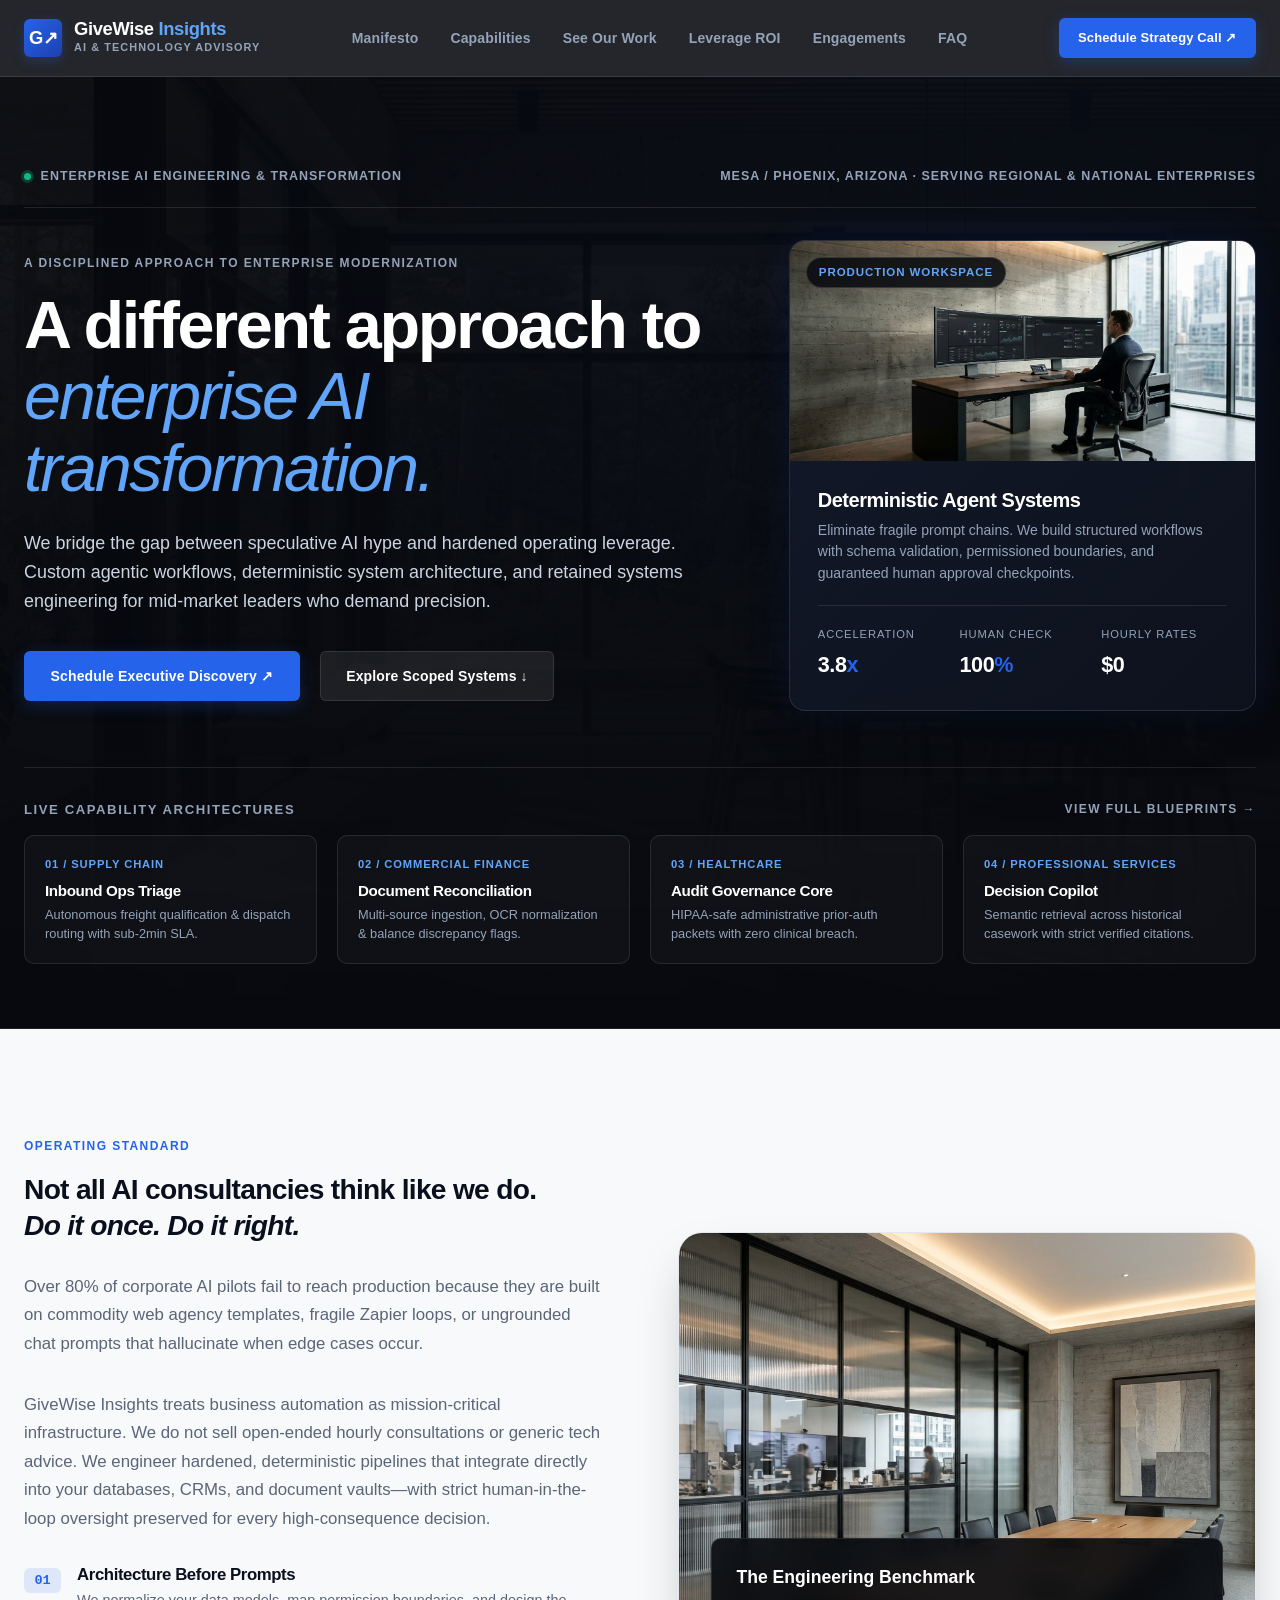
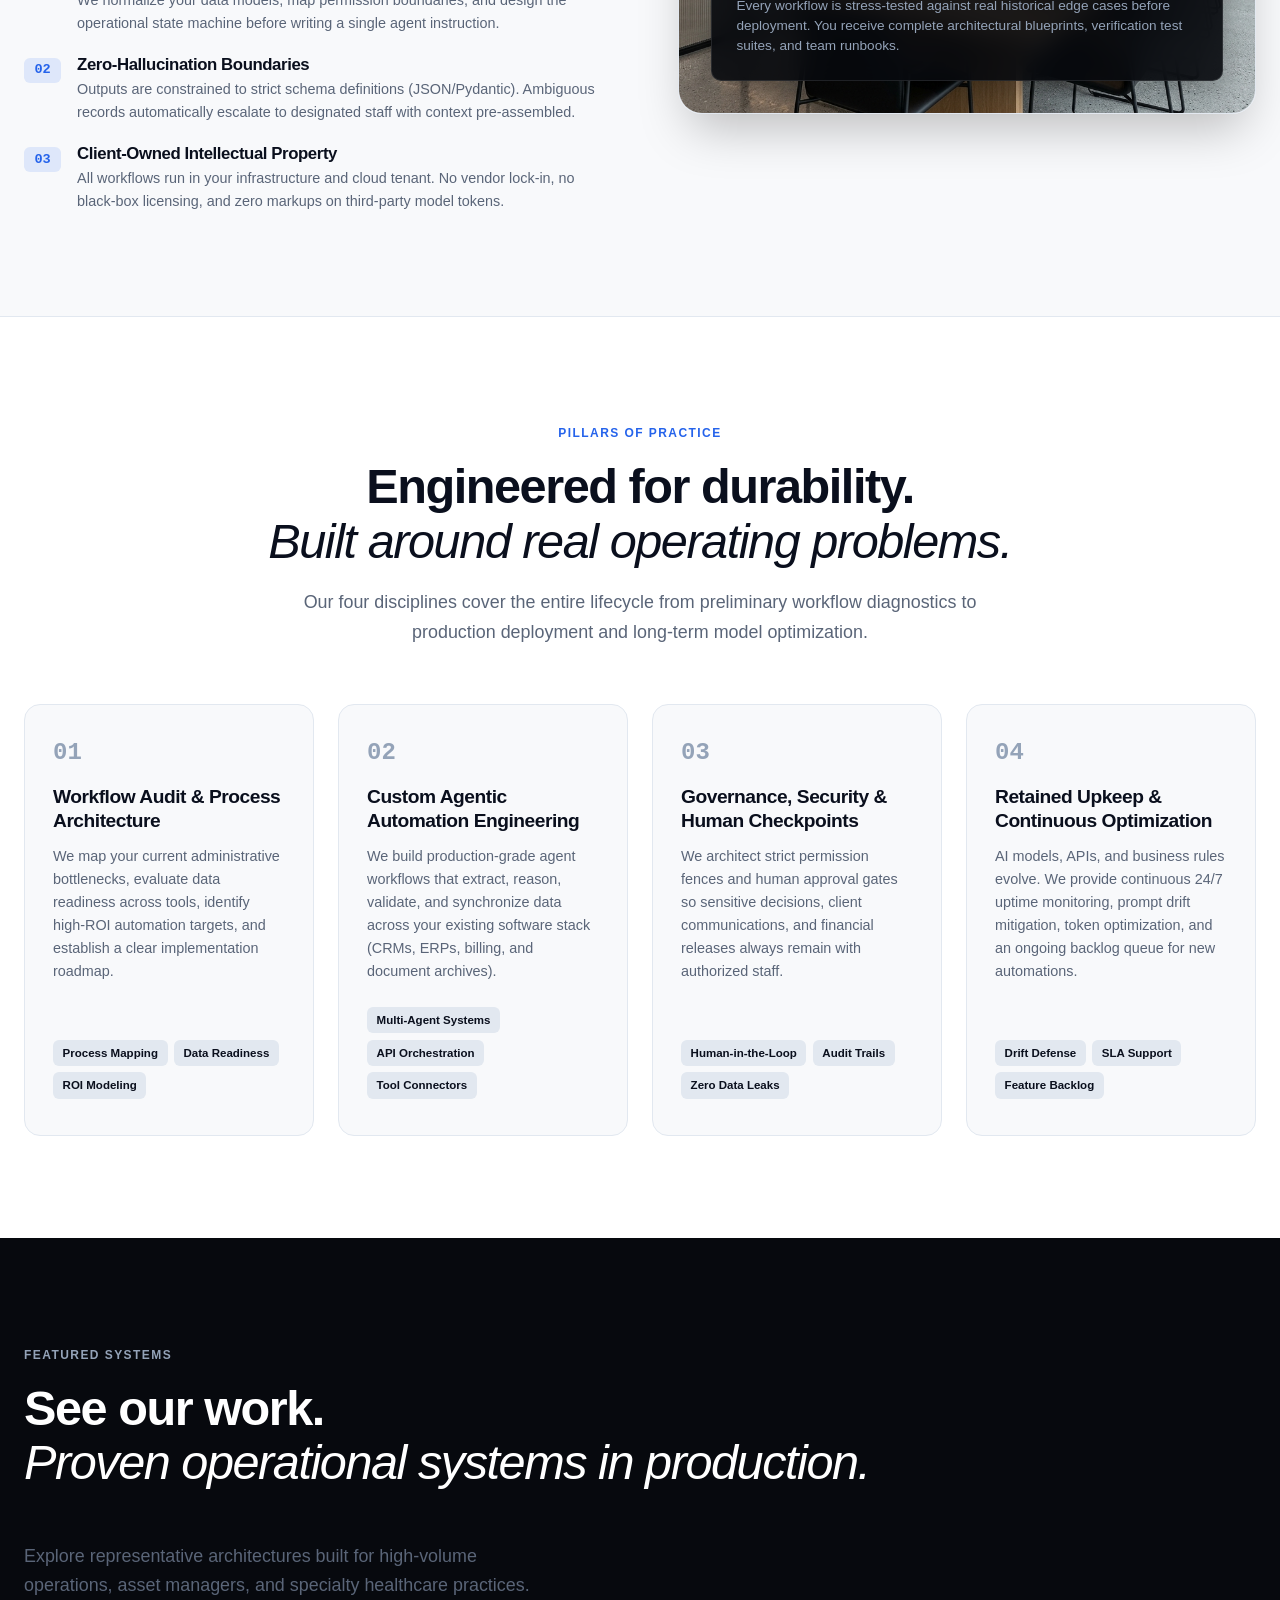
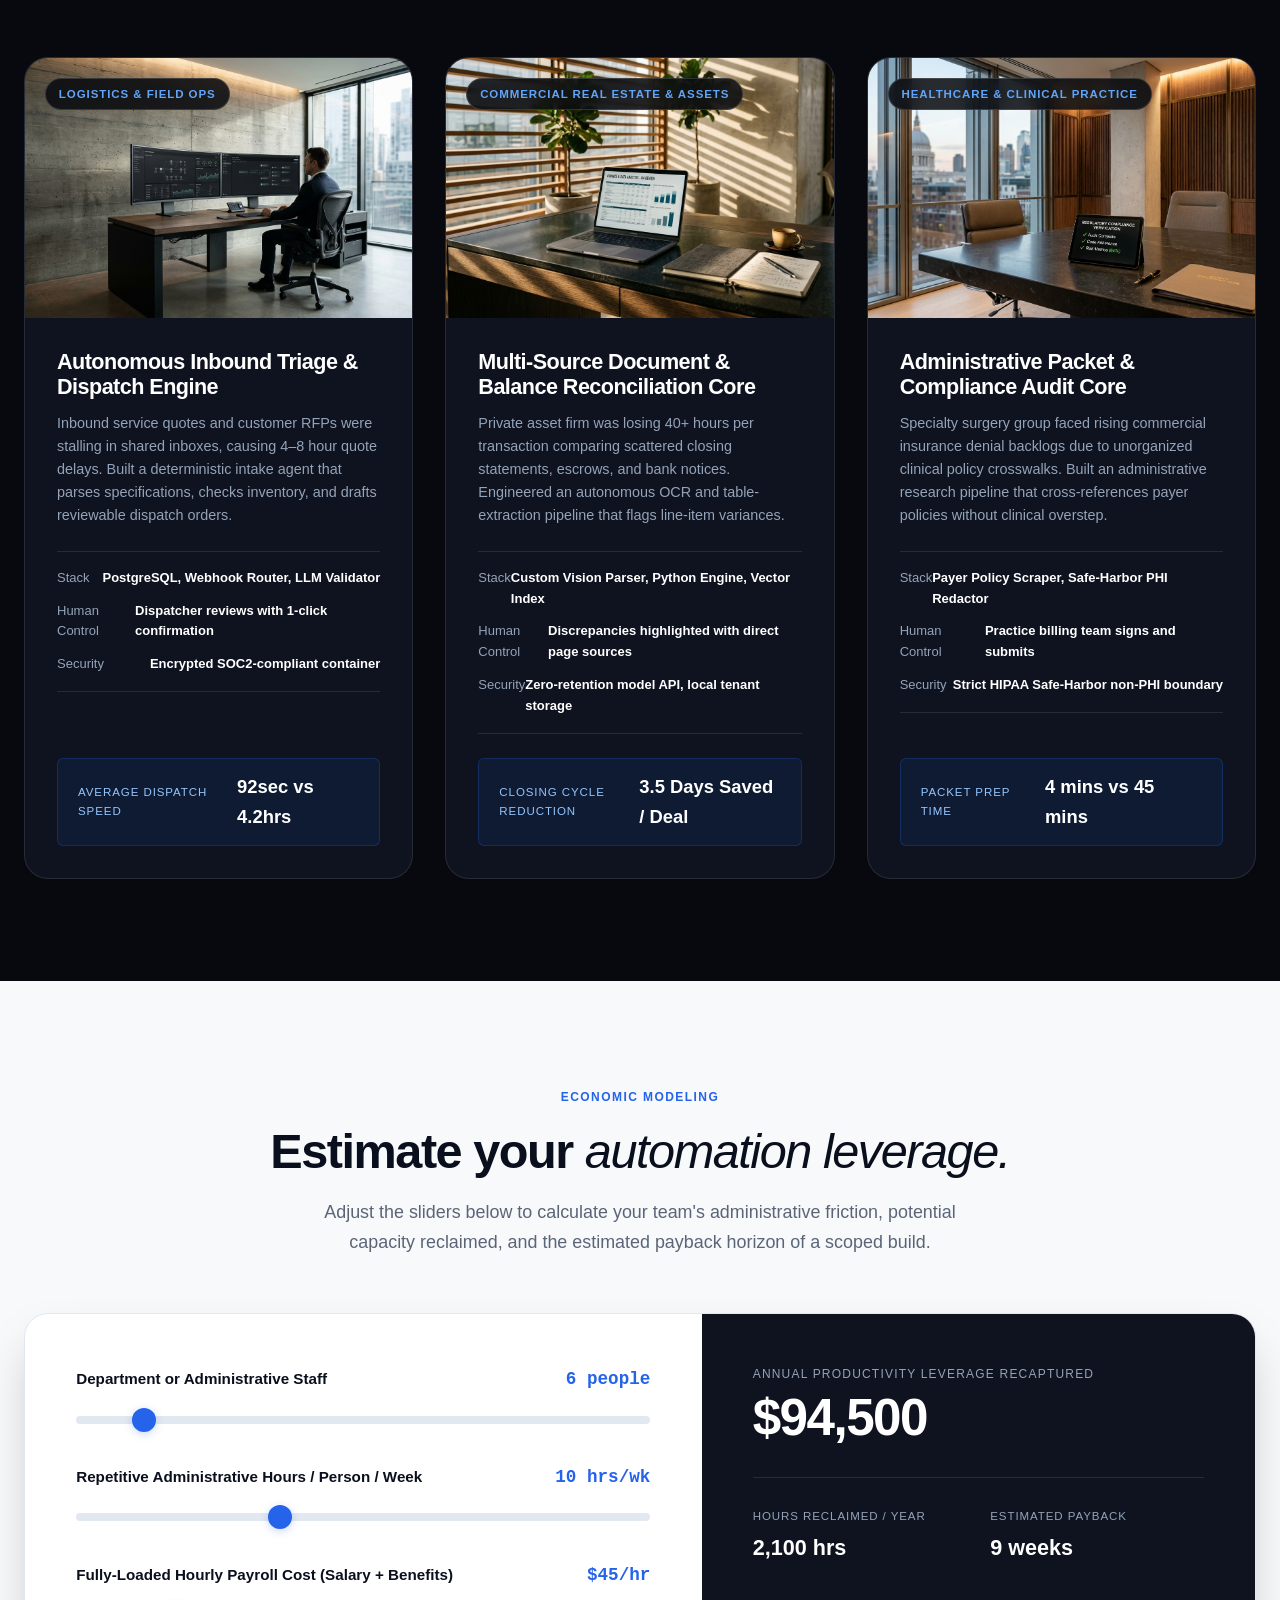
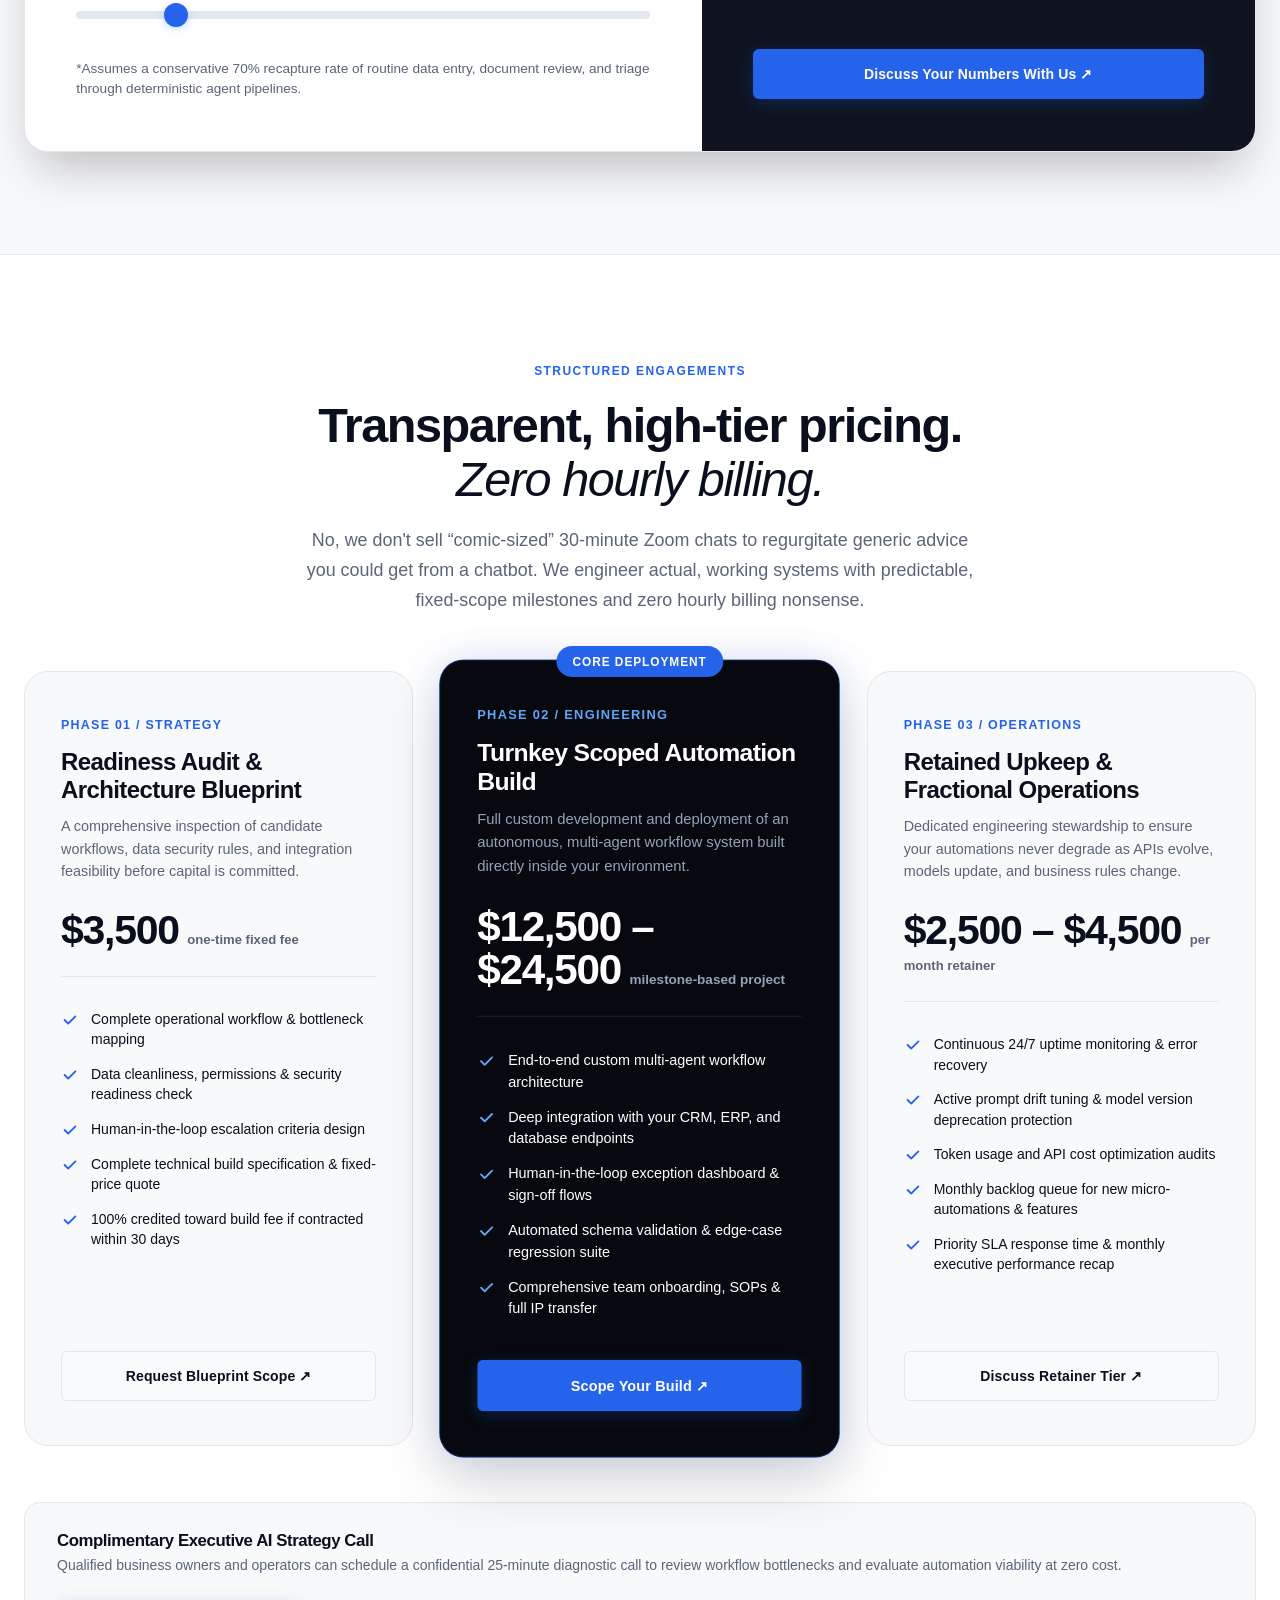
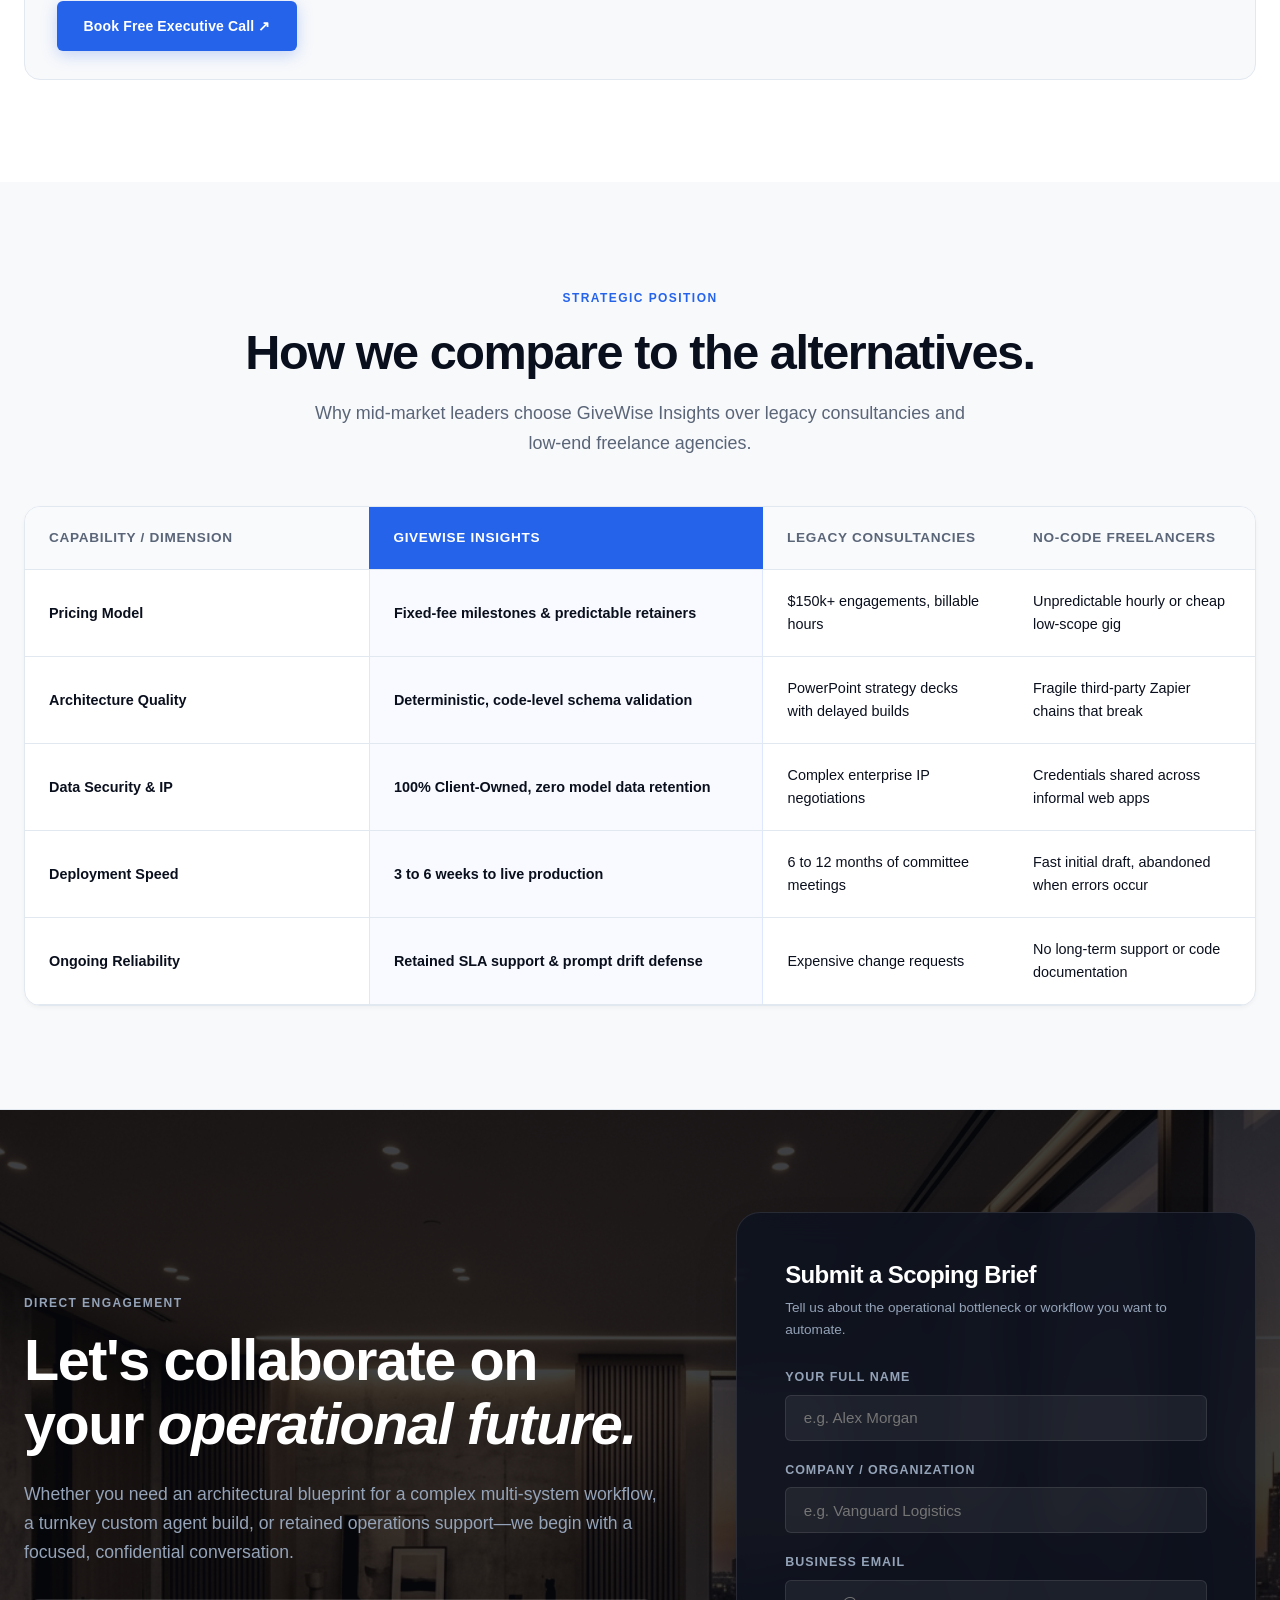
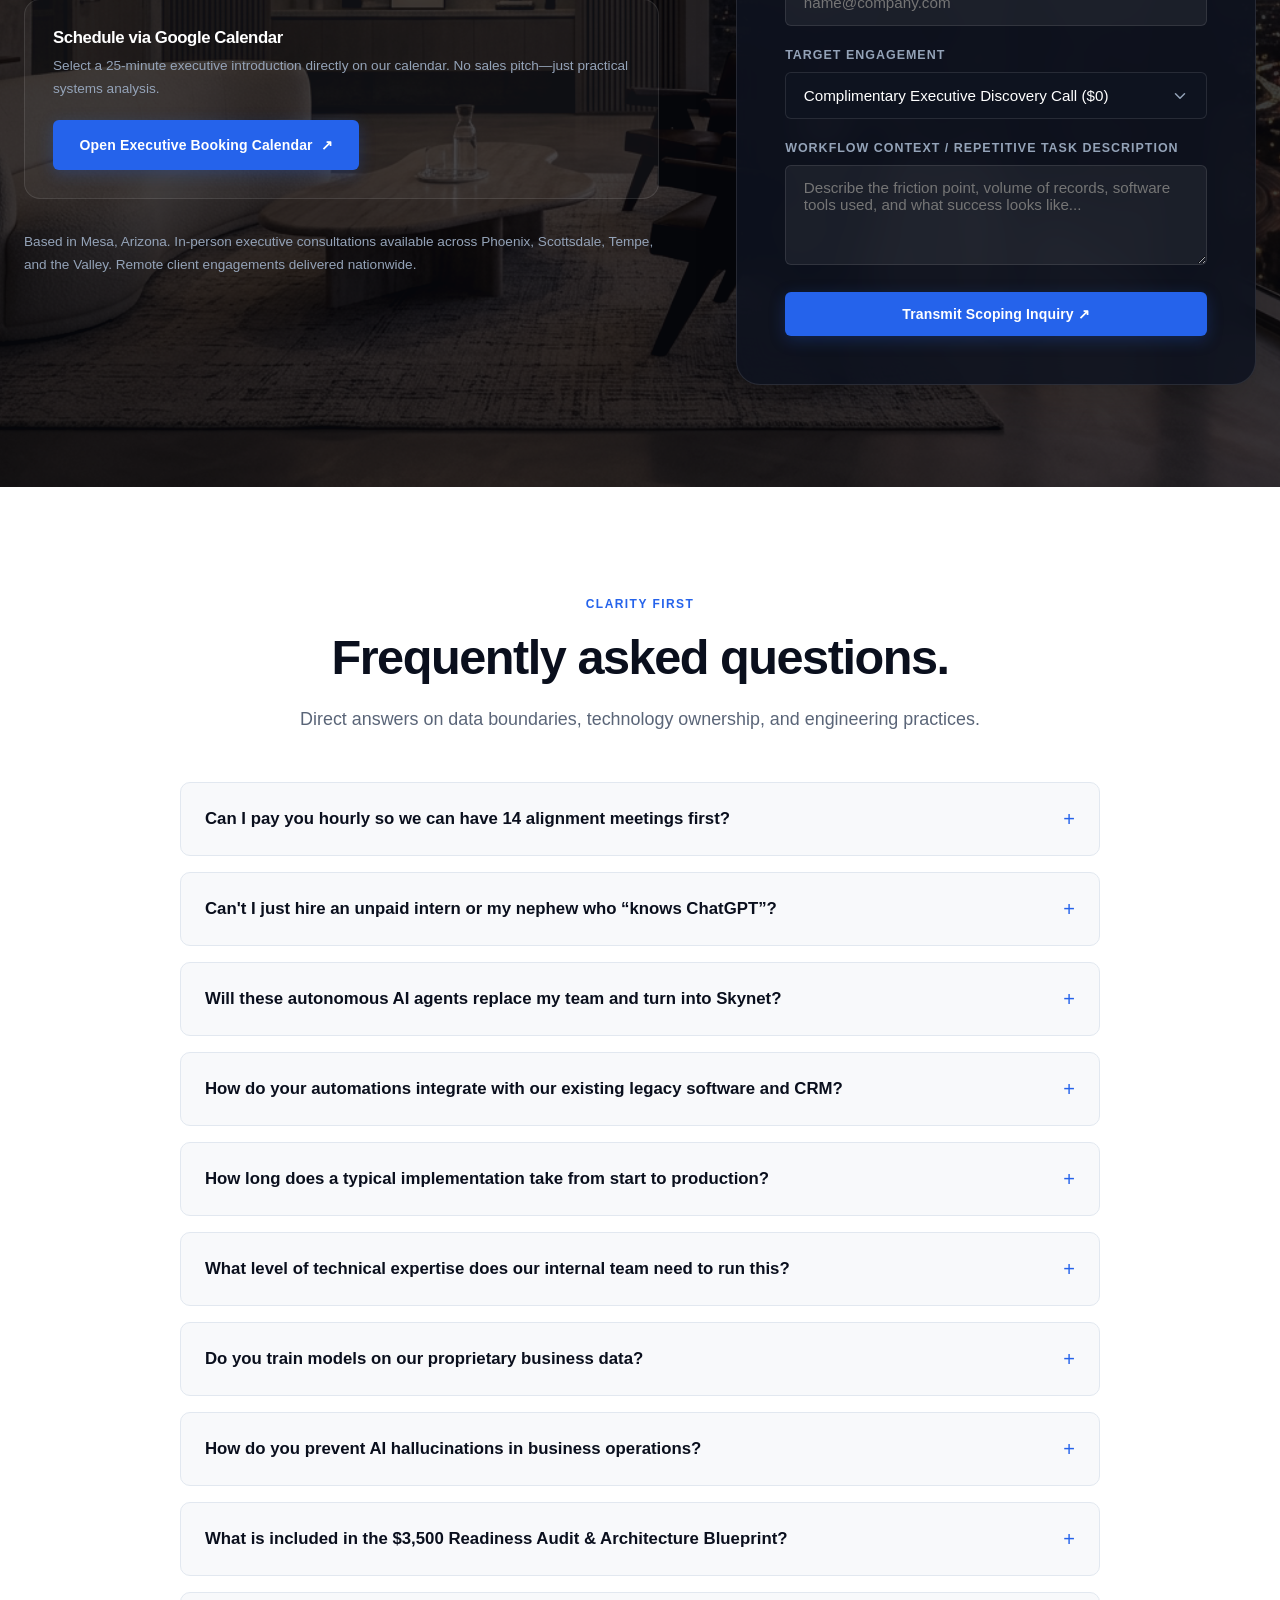
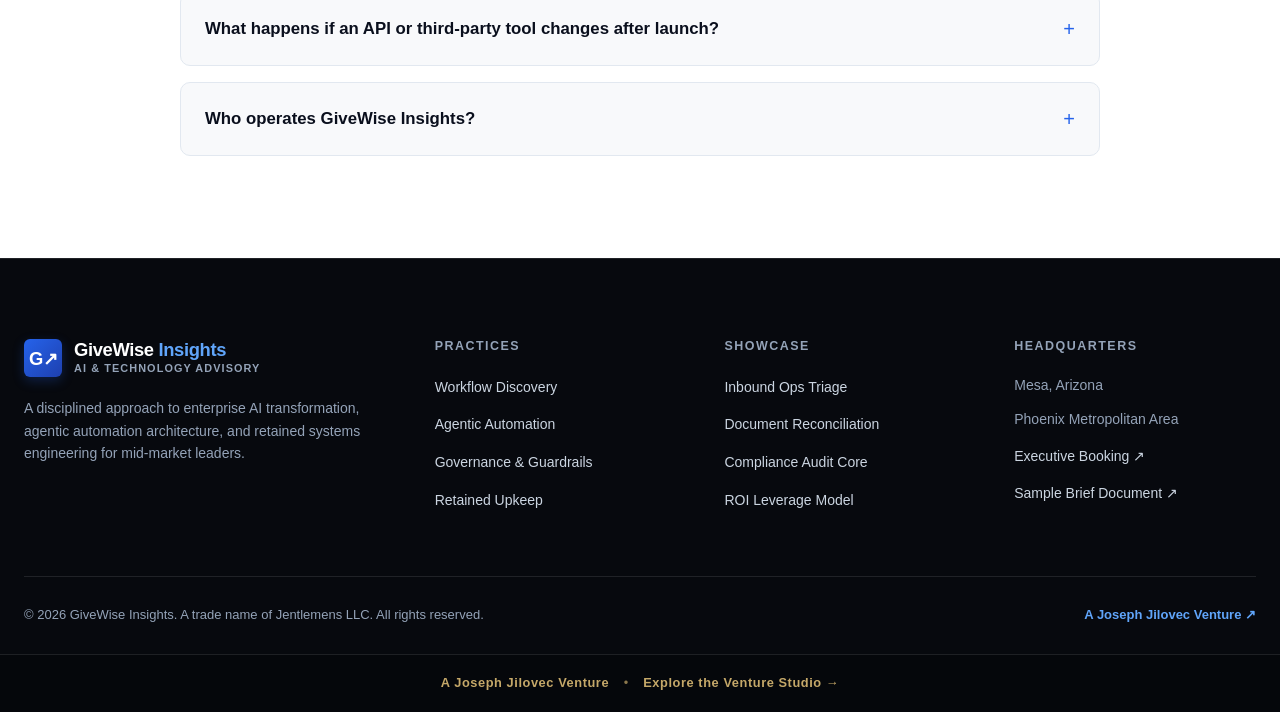
<file: index.html>
<!doctype html>
<html lang="en">
<head>
  <meta charset="utf-8">
  <meta name="viewport" content="width=device-width, initial-scale=1">
  <title>GiveWise Insights | Enterprise AI Transformation &amp; Scoped Automation</title>
  <meta name="description" content="A disciplined approach to enterprise AI transformation and agentic automation. Custom agentic workflows, deterministic architecture, and retained systems engineering for mid-market leaders.">
  <meta name="theme-color" content="#07090E">
  <link rel="canonical" href="https://givewiseinsights.josephjilovec.com/">
  <meta property="og:type" content="website">
  <meta property="og:title" content="GiveWise Insights — Enterprise AI Transformation &amp; Scoped Automation">
  <meta property="og:description" content="A disciplined approach to enterprise AI transformation. Custom agentic workflows, deterministic system architecture, and retained operational engineering for mid-market leaders.">
  <meta property="og:url" content="https://givewiseinsights.josephjilovec.com/">
  <meta property="og:image" content="https://givewiseinsights.josephjilovec.com/assets/hero-architecture.jpg">
  <meta name="twitter:card" content="summary_large_image">
  <link rel="icon" href="favicon.svg" type="image/svg+xml">
  <link rel="stylesheet" href="styles.css">
  <script type="application/ld+json">
  {
    "@context": "https://schema.org",
    "@type": "ProfessionalService",
    "name": "GiveWise Insights",
    "description": "Enterprise AI transformation, agentic workflow architecture, custom automation engineering, and retained operational upkeep for mid-market businesses and professional practices.",
    "url": "https://givewiseinsights.josephjilovec.com/",
    "areaServed": [
      { "@type": "Place", "name": "Phoenix Metropolitan Area, Arizona" },
      { "@type": "Country", "name": "United States" }
    ],
    "address": {
      "@type": "PostalAddress",
      "addressLocality": "Mesa",
      "addressRegion": "AZ",
      "addressCountry": "US"
    },
    "parentOrganization": {
      "@type": "Organization",
      "name": "Jentlemens LLC"
    },
    "hasOfferCatalog": {
      "@type": "OfferCatalog",
      "name": "Enterprise AI Advisory, Scoped Automation & Retained Upkeep",
      "itemListElement": [
        {
          "@type": "Offer",
          "name": "Executive AI Discovery & Strategy Session",
          "price": "0",
          "priceCurrency": "USD",
          "url": "https://givewiseinsights.josephjilovec.com/#contact",
          "description": "Complimentary 25-minute executive architectural screening and feasibility assessment for qualified operators."
        },
        {
          "@type": "Offer",
          "name": "AI Readiness Audit & Architecture Blueprint",
          "priceSpecification": {
            "@type": "UnitPriceSpecification",
            "minPrice": "3500",
            "maxPrice": "5000",
            "priceCurrency": "USD",
            "unitText": "fixed-fee project"
          },
          "url": "https://givewiseinsights.josephjilovec.com/#pricing",
          "description": "Comprehensive process map, data security inspection, candidate workflow evaluation, and fixed-price ROI build blueprint."
        },
        {
          "@type": "Offer",
          "name": "Turnkey Scoped Automation & Agentic Deployment",
          "priceSpecification": {
            "@type": "UnitPriceSpecification",
            "minPrice": "12500",
            "maxPrice": "24500",
            "priceCurrency": "USD",
            "unitText": "scoped system"
          },
          "url": "https://givewiseinsights.josephjilovec.com/#pricing",
          "description": "Turnkey engineering of custom multi-agent orchestration, tool integration, human-in-the-loop governance, automated testing, and team onboarding."
        },
        {
          "@type": "Offer",
          "name": "Retained System Upkeep, Model Tuning & Optimization",
          "priceSpecification": {
            "@type": "UnitPriceSpecification",
            "minPrice": "2500",
            "maxPrice": "4500",
            "priceCurrency": "USD",
            "unitText": "month"
          },
          "url": "https://givewiseinsights.josephjilovec.com/#pricing",
          "description": "Continuous 24/7 uptime monitoring, prompt drift mitigation, API deprecation defense, model token cost controls, and monthly micro-automation queue."
        }
      ]
    }
  }
  </script>
</head>
<body>
  <a class="skip-link" href="#main">Skip to content</a>

  <!-- Main Site Header -->
  <header class="site-header" id="site-header">
    <div class="wrap header-inner">
      <a class="brand" href="#top" aria-label="GiveWise Insights home">
        <span class="brand-symbol" aria-hidden="true">G↗</span>
        <div class="brand-text">
          <strong>GiveWise <span>Insights</span></strong>
          <small>AI &amp; Technology Advisory</small>
        </div>
      </a>

      <nav class="desktop-nav" id="desktop-nav" aria-label="Main navigation">
        <a href="#manifesto">Manifesto</a>
        <a href="#capabilities">Capabilities</a>
        <a href="#systems">See Our Work</a>
        <a href="#calculator">Leverage ROI</a>
        <a href="#pricing">Engagements</a>
        <a href="#faq">FAQ</a>
      </nav>

      <div class="nav-actions">
        <a class="btn btn-primary btn-sm" href="#contact">Schedule Strategy Call ↗</a>
        <button class="mobile-toggle" id="mobile-toggle" aria-label="Toggle navigation menu" aria-expanded="false">☰</button>
      </div>
    </div>
  </header>

  <main id="main">
    <!-- Top Banner / Hero Section (Structure Engineering Style) -->
    <section class="hero-top-banner" id="top" aria-labelledby="hero-title">
      <div class="hero-bg-media">
        <img src="assets/hero-architecture.jpg" alt="Minimalist architectural tech consultation pavilion with floor-to-ceiling glass and polished concrete" width="1920" height="1080" fetchpriority="high">
      </div>
      <div class="hero-gradient-overlay"></div>

      <div class="wrap hero-content">
        <div class="hero-top-meta">
          <span class="meta-pill"><span class="status-dot" aria-hidden="true"></span> Enterprise AI Engineering &amp; Transformation</span>
          <span class="meta-pill">Mesa / Phoenix, Arizona · Serving Regional &amp; National Enterprises</span>
        </div>

        <div class="hero-grid">
          <div class="hero-text-block">
            <span class="eyebrow light">A disciplined approach to enterprise modernization</span>
            <h1 class="display-title" id="hero-title">
              A different approach to <em>enterprise AI transformation.</em>
            </h1>
            <p class="hero-description">
              We bridge the gap between speculative AI hype and hardened operating leverage. Custom agentic workflows, deterministic system architecture, and retained systems engineering for mid-market leaders who demand precision.
            </p>
            <div class="hero-ctas">
              <a class="btn btn-primary" href="#contact">Schedule Executive Discovery ↗</a>
              <a class="btn btn-secondary" href="#systems">Explore Scoped Systems ↓</a>
            </div>
          </div>

          <!-- Hero Visual Feature Card -->
          <div class="hero-card">
            <div class="hero-card-img-wrap">
              <span class="hero-card-badge">PRODUCTION WORKSPACE</span>
              <img src="assets/project-automation.jpg" alt="Executive automation command suite with clean multi-monitor dashboards" width="600" height="340">
            </div>
            <div class="hero-card-body">
              <h3>Deterministic Agent Systems</h3>
              <p>Eliminate fragile prompt chains. We build structured workflows with schema validation, permissioned boundaries, and guaranteed human approval checkpoints.</p>
              <div class="hero-stats-row">
                <div class="stat-item">
                  <small>Acceleration</small>
                  <strong>3.8<span>x</span></strong>
                </div>
                <div class="stat-item">
                  <small>Human Check</small>
                  <strong>100<span>%</span></strong>
                </div>
                <div class="stat-item">
                  <small>Hourly Rates</small>
                  <strong>$0</strong>
                </div>
              </div>
            </div>
          </div>
        </div>

        <!-- Latest Systems Slider / Carousel Bar -->
        <div class="latest-systems-bar">
          <div class="latest-systems-header">
            <h4>Live Capability Architectures</h4>
            <a href="#systems" class="eyebrow light" style="margin-bottom:0">View full blueprints →</a>
          </div>
          <div class="systems-slider">
            <a href="#systems" class="system-mini-card">
              <span>01 / Supply Chain</span>
              <h5>Inbound Ops Triage</h5>
              <p>Autonomous freight qualification &amp; dispatch routing with sub-2min SLA.</p>
            </a>
            <a href="#systems" class="system-mini-card">
              <span>02 / Commercial Finance</span>
              <h5>Document Reconciliation</h5>
              <p>Multi-source ingestion, OCR normalization &amp; balance discrepancy flags.</p>
            </a>
            <a href="#systems" class="system-mini-card">
              <span>03 / Healthcare</span>
              <h5>Audit Governance Core</h5>
              <p>HIPAA-safe administrative prior-auth packets with zero clinical breach.</p>
            </a>
            <a href="#systems" class="system-mini-card">
              <span>04 / Professional Services</span>
              <h5>Decision Copilot</h5>
              <p>Semantic retrieval across historical casework with strict verified citations.</p>
            </a>
          </div>
        </div>
      </div>
    </section>

    <!-- Section 2: Manifesto / Strategic Distinction ("Do it once. Do it right.") -->
    <section class="section manifesto-section" id="manifesto" aria-labelledby="manifesto-title">
      <div class="wrap manifesto-grid">
        <div class="manifesto-content">
          <span class="eyebrow">Operating Standard</span>
          <h2 class="manifesto-lead" id="manifesto-title">
            Not all AI consultancies think like we do.<br>
            <em>Do it once. Do it right.</em>
          </h2>
          <p class="manifesto-body">
            Over 80% of corporate AI pilots fail to reach production because they are built on commodity web agency templates, fragile Zapier loops, or ungrounded chat prompts that hallucinate when edge cases occur.
          </p>
          <p class="manifesto-body">
            GiveWise Insights treats business automation as mission-critical infrastructure. We do not sell open-ended hourly consultations or generic tech advice. We engineer hardened, deterministic pipelines that integrate directly into your databases, CRMs, and document vaults—with strict human-in-the-loop oversight preserved for every high-consequence decision.
          </p>
          <div class="tenets-list">
            <div class="tenet-item">
              <span class="tenet-num">01</span>
              <div>
                <h4>Architecture Before Prompts</h4>
                <p>We normalize your data models, map permission boundaries, and design the operational state machine before writing a single agent instruction.</p>
              </div>
            </div>
            <div class="tenet-item">
              <span class="tenet-num">02</span>
              <div>
                <h4>Zero-Hallucination Boundaries</h4>
                <p>Outputs are constrained to strict schema definitions (JSON/Pydantic). Ambiguous records automatically escalate to designated staff with context pre-assembled.</p>
              </div>
            </div>
            <div class="tenet-item">
              <span class="tenet-num">03</span>
              <div>
                <h4>Client-Owned Intellectual Property</h4>
                <p>All workflows run in your infrastructure and cloud tenant. No vendor lock-in, no black-box licensing, and zero markups on third-party model tokens.</p>
              </div>
            </div>
          </div>
        </div>

        <div class="manifesto-media-card">
          <img src="assets/manifesto-systems.jpg" alt="Modern technology advisory lab and architectural boardroom with fluted glass partitions and oak table" width="800" height="500">
          <div class="manifesto-floating-badge">
            <strong>The Engineering Benchmark</strong>
            <p>Every workflow is stress-tested against real historical edge cases before deployment. You receive complete architectural blueprints, verification test suites, and team runbooks.</p>
          </div>
        </div>
      </div>
    </section>

    <!-- Section 3: Four Core Capability Pillars -->
    <section class="section pillars-section" id="capabilities" aria-labelledby="pillars-title">
      <div class="wrap">
        <div class="wrap-narrow" style="text-align: center; margin-inline: auto;">
          <span class="eyebrow">Pillars of Practice</span>
          <h2 class="section-title" id="pillars-title">
            Engineered for durability.<br><em>Built around real operating problems.</em>
          </h2>
          <p class="lead-copy" style="margin-inline: auto;">
            Our four disciplines cover the entire lifecycle from preliminary workflow diagnostics to production deployment and long-term model optimization.
          </p>
        </div>

        <div class="pillars-grid">
          <article class="pillar-card">
            <span class="pillar-number">01</span>
            <h3>Workflow Audit &amp; Process Architecture</h3>
            <p>We map your current administrative bottlenecks, evaluate data readiness across tools, identify high-ROI automation targets, and establish a clear implementation roadmap.</p>
            <div class="pillar-tags">
              <span class="tag-pill">Process Mapping</span>
              <span class="tag-pill">Data Readiness</span>
              <span class="tag-pill">ROI Modeling</span>
            </div>
          </article>

          <article class="pillar-card">
            <span class="pillar-number">02</span>
            <h3>Custom Agentic Automation Engineering</h3>
            <p>We build production-grade agent workflows that extract, reason, validate, and synchronize data across your existing software stack (CRMs, ERPs, billing, and document archives).</p>
            <div class="pillar-tags">
              <span class="tag-pill">Multi-Agent Systems</span>
              <span class="tag-pill">API Orchestration</span>
              <span class="tag-pill">Tool Connectors</span>
            </div>
          </article>

          <article class="pillar-card">
            <span class="pillar-number">03</span>
            <h3>Governance, Security &amp; Human Checkpoints</h3>
            <p>We architect strict permission fences and human approval gates so sensitive decisions, client communications, and financial releases always remain with authorized staff.</p>
            <div class="pillar-tags">
              <span class="tag-pill">Human-in-the-Loop</span>
              <span class="tag-pill">Audit Trails</span>
              <span class="tag-pill">Zero Data Leaks</span>
            </div>
          </article>

          <article class="pillar-card">
            <span class="pillar-number">04</span>
            <h3>Retained Upkeep &amp; Continuous Optimization</h3>
            <p>AI models, APIs, and business rules evolve. We provide continuous 24/7 uptime monitoring, prompt drift mitigation, token optimization, and an ongoing backlog queue for new automations.</p>
            <div class="pillar-tags">
              <span class="tag-pill">Drift Defense</span>
              <span class="tag-pill">SLA Support</span>
              <span class="tag-pill">Feature Backlog</span>
            </div>
          </article>
        </div>
      </div>
    </section>

    <!-- Section 4: Featured Systems Showcase ("SEE OUR WORK" Grid) -->
    <section class="section showcase-section" id="systems" aria-labelledby="showcase-title">
      <div class="wrap">
        <div class="showcase-header">
          <div>
            <span class="eyebrow light">Featured Systems</span>
            <h2 class="section-title" id="showcase-title">
              See our work.<br><em>Proven operational systems in production.</em>
            </h2>
          </div>
          <p class="lead-copy" style="max-width: 520px;">
            Explore representative architectures built for high-volume operations, asset managers, and specialty healthcare practices.
          </p>
        </div>

        <div class="showcase-grid">
          <!-- Project Card 1 -->
          <article class="project-card">
            <div class="project-img-shell">
              <span class="project-sector-badge">LOGISTICS &amp; FIELD OPS</span>
              <img src="assets/project-automation.jpg" alt="Autonomous inbound operations command suite" width="600" height="340">
            </div>
            <div class="project-body">
              <h3>Autonomous Inbound Triage &amp; Dispatch Engine</h3>
              <p>Inbound service quotes and customer RFPs were stalling in shared inboxes, causing 4–8 hour quote delays. Built a deterministic intake agent that parses specifications, checks inventory, and drafts reviewable dispatch orders.</p>
              <div class="project-spec-list">
                <div class="spec-item">
                  <span>Stack</span>
                  <strong>PostgreSQL, Webhook Router, LLM Validator</strong>
                </div>
                <div class="spec-item">
                  <span>Human Control</span>
                  <strong>Dispatcher reviews with 1-click confirmation</strong>
                </div>
                <div class="spec-item">
                  <span>Security</span>
                  <strong>Encrypted SOC2-compliant container</strong>
                </div>
              </div>
              <div class="project-metric-pill">
                <small>Average Dispatch Speed</small>
                <strong>92sec vs 4.2hrs</strong>
              </div>
            </div>
          </article>

          <!-- Project Card 2 -->
          <article class="project-card">
            <div class="project-img-shell">
              <span class="project-sector-badge">COMMERCIAL REAL ESTATE &amp; ASSETS</span>
              <img src="assets/project-reconciliation.jpg" alt="Financial document intelligence workstation" width="600" height="340">
            </div>
            <div class="project-body">
              <h3>Multi-Source Document &amp; Balance Reconciliation Core</h3>
              <p>Private asset firm was losing 40+ hours per transaction comparing scattered closing statements, escrows, and bank notices. Engineered an autonomous OCR and table-extraction pipeline that flags line-item variances.</p>
              <div class="project-spec-list">
                <div class="spec-item">
                  <span>Stack</span>
                  <strong>Custom Vision Parser, Python Engine, Vector Index</strong>
                </div>
                <div class="spec-item">
                  <span>Human Control</span>
                  <strong>Discrepancies highlighted with direct page sources</strong>
                </div>
                <div class="spec-item">
                  <span>Security</span>
                  <strong>Zero-retention model API, local tenant storage</strong>
                </div>
              </div>
              <div class="project-metric-pill">
                <small>Closing Cycle Reduction</small>
                <strong>3.5 Days Saved / Deal</strong>
              </div>
            </div>
          </article>

          <!-- Project Card 3 -->
          <article class="project-card">
            <div class="project-img-shell">
              <span class="project-sector-badge">HEALTHCARE &amp; CLINICAL PRACTICE</span>
              <img src="assets/project-compliance.jpg" alt="Regulatory compliance and audit governance suite" width="600" height="340">
            </div>
            <div class="project-body">
              <h3>Administrative Packet &amp; Compliance Audit Core</h3>
              <p>Specialty surgery group faced rising commercial insurance denial backlogs due to unorganized clinical policy crosswalks. Built an administrative research pipeline that cross-references payer policies without clinical overstep.</p>
              <div class="project-spec-list">
                <div class="spec-item">
                  <span>Stack</span>
                  <strong>Payer Policy Scraper, Safe-Harbor PHI Redactor</strong>
                </div>
                <div class="spec-item">
                  <span>Human Control</span>
                  <strong>Practice billing team signs and submits</strong>
                </div>
                <div class="spec-item">
                  <span>Security</span>
                  <strong>Strict HIPAA Safe-Harbor non-PHI boundary</strong>
                </div>
              </div>
              <div class="project-metric-pill">
                <small>Packet Prep Time</small>
                <strong>4 mins vs 45 mins</strong>
              </div>
            </div>
          </article>
        </div>
      </div>
    </section>

    <!-- Section 5: Interactive Automation ROI & Capacity Calculator -->
    <section class="section calc-section" id="calculator" aria-labelledby="calc-title">
      <div class="wrap">
        <div class="wrap-narrow" style="text-align: center; margin-bottom: 3.5rem;">
          <span class="eyebrow">Economic Modeling</span>
          <h2 class="section-title" id="calc-title">
            Estimate your <em>automation leverage.</em>
          </h2>
          <p class="lead-copy" style="margin-inline: auto;">
            Adjust the sliders below to calculate your team's administrative friction, potential capacity reclaimed, and the estimated payback horizon of a scoped build.
          </p>
        </div>

        <div class="calc-container">
          <div class="calc-inputs-pane">
            <div class="calc-group">
              <div class="calc-label-row">
                <label for="calc-team-size">Department or Administrative Staff</label>
                <span class="calc-value-badge" id="val-team-size">6 people</span>
              </div>
              <input type="range" class="calc-range" id="calc-team-size" min="1" max="50" value="6" step="1">
            </div>

            <div class="calc-group">
              <div class="calc-label-row">
                <label for="calc-hours">Repetitive Administrative Hours / Person / Week</label>
                <span class="calc-value-badge" id="val-hours">10 hrs/wk</span>
              </div>
              <input type="range" class="calc-range" id="calc-hours" min="2" max="25" value="10" step="1">
            </div>

            <div class="calc-group">
              <div class="calc-label-row">
                <label for="calc-wage">Fully-Loaded Hourly Payroll Cost (Salary + Benefits)</label>
                <span class="calc-value-badge" id="val-wage">$45/hr</span>
              </div>
              <input type="range" class="calc-range" id="calc-wage" min="25" max="150" value="45" step="5">
            </div>

            <p style="font-size: 0.85rem; color: var(--color-text-muted); line-height: 1.5; margin-top: 1rem;">
              *Assumes a conservative 70% recapture rate of routine data entry, document review, and triage through deterministic agent pipelines.
            </p>
          </div>

          <div class="calc-results-pane">
            <div>
              <div class="calc-result-box">
                <small>Annual Productivity Leverage Recaptured</small>
                <div class="big-number" id="out-annual-savings">$94,500</div>
              </div>

              <div class="calc-grid-results">
                <div class="calc-sub-stat">
                  <small>Hours Reclaimed / Year</small>
                  <strong id="out-annual-hours">2,100 hrs</strong>
                </div>
                <div class="calc-sub-stat">
                  <small>Estimated Payback</small>
                  <strong id="out-payback-weeks">9 weeks</strong>
                </div>
              </div>
            </div>

            <a class="btn btn-primary" href="#contact" style="width: 100%;">Discuss Your Numbers With Us ↗</a>
          </div>
        </div>
      </div>
    </section>

    <!-- Section 6: High-Tier Pricing & Engagement Framework -->
    <section class="section pricing-section" id="pricing" aria-labelledby="pricing-title">
      <div class="wrap">
        <div class="wrap-narrow" style="text-align: center; margin-inline: auto;">
          <span class="eyebrow">Structured Engagements</span>
          <h2 class="section-title" id="pricing-title">
            Transparent, high-tier pricing.<br><em>Zero hourly billing.</em>
          </h2>
          <p class="lead-copy" style="margin-inline: auto;">
            No, we don't sell &ldquo;comic-sized&rdquo; 30-minute Zoom chats to regurgitate generic advice you could get from a chatbot. We engineer actual, working systems with predictable, fixed-scope milestones and zero hourly billing nonsense.
          </p>
        </div>

        <div class="pricing-cards-grid">
          <!-- Tier 1 -->
          <article class="pricing-card">
            <span class="card-tier-label">Phase 01 / Strategy</span>
            <h3>Readiness Audit &amp; Architecture Blueprint</h3>
            <p class="pricing-card-description">
              A comprehensive inspection of candidate workflows, data security rules, and integration feasibility before capital is committed.
            </p>
            <div class="price-lockup">
              <span class="price-amount">$3,500</span>
              <span class="price-cadence">one-time fixed fee</span>
            </div>
            <ul class="features-list">
              <li><svg class="check-icon" viewBox="0 0 20 20" fill="currentColor"><path fill-rule="evenodd" d="M16.707 5.293a1 1 0 010 1.414l-8 8a1 1 0 01-1.414 0l-4-4a1 1 0 011.414-1.414L8 12.586l7.293-7.293a1 1 0 011.414 0z" clip-rule="evenodd"/></svg> Complete operational workflow &amp; bottleneck mapping</li>
              <li><svg class="check-icon" viewBox="0 0 20 20" fill="currentColor"><path fill-rule="evenodd" d="M16.707 5.293a1 1 0 010 1.414l-8 8a1 1 0 01-1.414 0l-4-4a1 1 0 011.414-1.414L8 12.586l7.293-7.293a1 1 0 011.414 0z" clip-rule="evenodd"/></svg> Data cleanliness, permissions &amp; security readiness check</li>
              <li><svg class="check-icon" viewBox="0 0 20 20" fill="currentColor"><path fill-rule="evenodd" d="M16.707 5.293a1 1 0 010 1.414l-8 8a1 1 0 01-1.414 0l-4-4a1 1 0 011.414-1.414L8 12.586l7.293-7.293a1 1 0 011.414 0z" clip-rule="evenodd"/></svg> Human-in-the-loop escalation criteria design</li>
              <li><svg class="check-icon" viewBox="0 0 20 20" fill="currentColor"><path fill-rule="evenodd" d="M16.707 5.293a1 1 0 010 1.414l-8 8a1 1 0 01-1.414 0l-4-4a1 1 0 011.414-1.414L8 12.586l7.293-7.293a1 1 0 011.414 0z" clip-rule="evenodd"/></svg> Complete technical build specification &amp; fixed-price quote</li>
              <li><svg class="check-icon" viewBox="0 0 20 20" fill="currentColor"><path fill-rule="evenodd" d="M16.707 5.293a1 1 0 010 1.414l-8 8a1 1 0 01-1.414 0l-4-4a1 1 0 011.414-1.414L8 12.586l7.293-7.293a1 1 0 011.414 0z" clip-rule="evenodd"/></svg> 100% credited toward build fee if contracted within 30 days</li>
            </ul>
            <a class="btn btn-secondary" href="#contact" style="color:var(--color-text-dark); border-color:var(--color-border-light);">Request Blueprint Scope ↗</a>
          </article>

          <!-- Tier 2 (Featured) -->
          <article class="pricing-card featured">
            <span class="featured-pill">CORE DEPLOYMENT</span>
            <span class="card-tier-label">Phase 02 / Engineering</span>
            <h3>Turnkey Scoped Automation Build</h3>
            <p class="pricing-card-description">
              Full custom development and deployment of an autonomous, multi-agent workflow system built directly inside your environment.
            </p>
            <div class="price-lockup">
              <span class="price-amount">$12,500 – $24,500</span>
              <span class="price-cadence">milestone-based project</span>
            </div>
            <ul class="features-list">
              <li><svg class="check-icon" viewBox="0 0 20 20" fill="currentColor"><path fill-rule="evenodd" d="M16.707 5.293a1 1 0 010 1.414l-8 8a1 1 0 01-1.414 0l-4-4a1 1 0 011.414-1.414L8 12.586l7.293-7.293a1 1 0 011.414 0z" clip-rule="evenodd"/></svg> End-to-end custom multi-agent workflow architecture</li>
              <li><svg class="check-icon" viewBox="0 0 20 20" fill="currentColor"><path fill-rule="evenodd" d="M16.707 5.293a1 1 0 010 1.414l-8 8a1 1 0 01-1.414 0l-4-4a1 1 0 011.414-1.414L8 12.586l7.293-7.293a1 1 0 011.414 0z" clip-rule="evenodd"/></svg> Deep integration with your CRM, ERP, and database endpoints</li>
              <li><svg class="check-icon" viewBox="0 0 20 20" fill="currentColor"><path fill-rule="evenodd" d="M16.707 5.293a1 1 0 010 1.414l-8 8a1 1 0 01-1.414 0l-4-4a1 1 0 011.414-1.414L8 12.586l7.293-7.293a1 1 0 011.414 0z" clip-rule="evenodd"/></svg> Human-in-the-loop exception dashboard &amp; sign-off flows</li>
              <li><svg class="check-icon" viewBox="0 0 20 20" fill="currentColor"><path fill-rule="evenodd" d="M16.707 5.293a1 1 0 010 1.414l-8 8a1 1 0 01-1.414 0l-4-4a1 1 0 011.414-1.414L8 12.586l7.293-7.293a1 1 0 011.414 0z" clip-rule="evenodd"/></svg> Automated schema validation &amp; edge-case regression suite</li>
              <li><svg class="check-icon" viewBox="0 0 20 20" fill="currentColor"><path fill-rule="evenodd" d="M16.707 5.293a1 1 0 010 1.414l-8 8a1 1 0 01-1.414 0l-4-4a1 1 0 011.414-1.414L8 12.586l7.293-7.293a1 1 0 011.414 0z" clip-rule="evenodd"/></svg> Comprehensive team onboarding, SOPs &amp; full IP transfer</li>
            </ul>
            <a class="btn btn-primary" href="#contact">Scope Your Build ↗</a>
          </article>

          <!-- Tier 3 -->
          <article class="pricing-card">
            <span class="card-tier-label">Phase 03 / Operations</span>
            <h3>Retained Upkeep &amp; Fractional Operations</h3>
            <p class="pricing-card-description">
              Dedicated engineering stewardship to ensure your automations never degrade as APIs evolve, models update, and business rules change.
            </p>
            <div class="price-lockup">
              <span class="price-amount">$2,500 – $4,500</span>
              <span class="price-cadence">per month retainer</span>
            </div>
            <ul class="features-list">
              <li><svg class="check-icon" viewBox="0 0 20 20" fill="currentColor"><path fill-rule="evenodd" d="M16.707 5.293a1 1 0 010 1.414l-8 8a1 1 0 01-1.414 0l-4-4a1 1 0 011.414-1.414L8 12.586l7.293-7.293a1 1 0 011.414 0z" clip-rule="evenodd"/></svg> Continuous 24/7 uptime monitoring &amp; error recovery</li>
              <li><svg class="check-icon" viewBox="0 0 20 20" fill="currentColor"><path fill-rule="evenodd" d="M16.707 5.293a1 1 0 010 1.414l-8 8a1 1 0 01-1.414 0l-4-4a1 1 0 011.414-1.414L8 12.586l7.293-7.293a1 1 0 011.414 0z" clip-rule="evenodd"/></svg> Active prompt drift tuning &amp; model version deprecation protection</li>
              <li><svg class="check-icon" viewBox="0 0 20 20" fill="currentColor"><path fill-rule="evenodd" d="M16.707 5.293a1 1 0 010 1.414l-8 8a1 1 0 01-1.414 0l-4-4a1 1 0 011.414-1.414L8 12.586l7.293-7.293a1 1 0 011.414 0z" clip-rule="evenodd"/></svg> Token usage and API cost optimization audits</li>
              <li><svg class="check-icon" viewBox="0 0 20 20" fill="currentColor"><path fill-rule="evenodd" d="M16.707 5.293a1 1 0 010 1.414l-8 8a1 1 0 01-1.414 0l-4-4a1 1 0 011.414-1.414L8 12.586l7.293-7.293a1 1 0 011.414 0z" clip-rule="evenodd"/></svg> Monthly backlog queue for new micro-automations &amp; features</li>
              <li><svg class="check-icon" viewBox="0 0 20 20" fill="currentColor"><path fill-rule="evenodd" d="M16.707 5.293a1 1 0 010 1.414l-8 8a1 1 0 01-1.414 0l-4-4a1 1 0 011.414-1.414L8 12.586l7.293-7.293a1 1 0 011.414 0z" clip-rule="evenodd"/></svg> Priority SLA response time &amp; monthly executive performance recap</li>
            </ul>
            <a class="btn btn-secondary" href="#contact" style="color:var(--color-text-dark); border-color:var(--color-border-light);">Discuss Retainer Tier ↗</a>
          </article>
        </div>

        <div class="pricing-anti-hourly">
          <div class="anti-hourly-copy">
            <h4>Complimentary Executive AI Strategy Call</h4>
            <p>Qualified business owners and operators can schedule a confidential 25-minute diagnostic call to review workflow bottlenecks and evaluate automation viability at zero cost.</p>
          </div>
          <a class="btn btn-primary" href="#contact">Book Free Executive Call ↗</a>
        </div>
      </div>
    </section>

    <!-- Section 7: Strategic Comparison Matrix -->
    <section class="section comparison-section" id="comparison" aria-labelledby="comparison-title">
      <div class="wrap">
        <div class="wrap-narrow" style="text-align: center; margin-inline: auto;">
          <span class="eyebrow">Strategic Position</span>
          <h2 class="section-title" id="comparison-title">
            How we compare to the alternatives.
          </h2>
          <p class="lead-copy" style="margin-inline: auto;">
            Why mid-market leaders choose GiveWise Insights over legacy consultancies and low-end freelance agencies.
          </p>
        </div>

        <div class="comparison-table-wrap">
          <table class="comparison-table">
            <thead>
              <tr>
                <th style="width: 28%;">Capability / Dimension</th>
                <th class="col-highlight" style="width: 32%;">GiveWise Insights</th>
                <th style="width: 20%;">Legacy Consultancies</th>
                <th style="width: 20%;">No-Code Freelancers</th>
              </tr>
            </thead>
            <tbody>
              <tr>
                <td><strong>Pricing Model</strong></td>
                <td class="col-highlight">Fixed-fee milestones &amp; predictable retainers</td>
                <td>$150k+ engagements, billable hours</td>
                <td>Unpredictable hourly or cheap low-scope gig</td>
              </tr>
              <tr>
                <td><strong>Architecture Quality</strong></td>
                <td class="col-highlight">Deterministic, code-level schema validation</td>
                <td>PowerPoint strategy decks with delayed builds</td>
                <td>Fragile third-party Zapier chains that break</td>
              </tr>
              <tr>
                <td><strong>Data Security &amp; IP</strong></td>
                <td class="col-highlight">100% Client-Owned, zero model data retention</td>
                <td>Complex enterprise IP negotiations</td>
                <td>Credentials shared across informal web apps</td>
              </tr>
              <tr>
                <td><strong>Deployment Speed</strong></td>
                <td class="col-highlight">3 to 6 weeks to live production</td>
                <td>6 to 12 months of committee meetings</td>
                <td>Fast initial draft, abandoned when errors occur</td>
              </tr>
              <tr>
                <td><strong>Ongoing Reliability</strong></td>
                <td class="col-highlight">Retained SLA support &amp; prompt drift defense</td>
                <td>Expensive change requests</td>
                <td>No long-term support or code documentation</td>
              </tr>
            </tbody>
          </table>
        </div>
      </div>
    </section>

    <!-- Section 8: Executive Collaboration & Inquiry ("Let's Collaborate") -->
    <section class="section collab-section" id="contact" aria-labelledby="collab-title">
      <div class="collab-bg-media">
        <img src="assets/collaboration-executive.jpg" alt="Executive consulting strategy suite overlooking city skyline at golden hour" width="1920" height="1080">
      </div>

      <div class="wrap collab-inner">
        <div class="collab-left">
          <span class="eyebrow light">Direct Engagement</span>
          <h2 id="collab-title">
            Let's collaborate on your <em>operational future.</em>
          </h2>
          <p>
            Whether you need an architectural blueprint for a complex multi-system workflow, a turnkey custom agent build, or retained operations support—we begin with a focused, confidential conversation.
          </p>

          <div class="collab-direct-box">
            <h4>Schedule via Google Calendar</h4>
            <p>Select a 25-minute executive introduction directly on our calendar. No sales pitch—just practical systems analysis.</p>
            <a class="btn btn-primary" href="https://calendar.app.google/Wa1YCdLV9LGK1jH98" target="_blank" rel="noopener noreferrer">
              Open Executive Booking Calendar <span aria-hidden="true">↗</span>
            </a>
          </div>

          <p style="font-size: 0.85rem; color: var(--color-text-light-muted);">
            Based in Mesa, Arizona. In-person executive consultations available across Phoenix, Scottsdale, Tempe, and the Valley. Remote client engagements delivered nationwide.
          </p>
        </div>

        <div class="collab-right">
          <div class="collab-form-card">
            <h3>Submit a Scoping Brief</h3>
            <p>Tell us about the operational bottleneck or workflow you want to automate.</p>
            
            <form id="executive-inquiry-form">
              <div class="form-group">
                <label for="form-name">Your Full Name</label>
                <input type="text" class="form-control" id="form-name" name="name" placeholder="e.g. Alex Morgan" required>
              </div>

              <div class="form-group">
                <label for="form-company">Company / Organization</label>
                <input type="text" class="form-control" id="form-company" name="company" placeholder="e.g. Vanguard Logistics" required>
              </div>

              <div class="form-group">
                <label for="form-email">Business Email</label>
                <input type="email" class="form-control" id="form-email" name="email" placeholder="name@company.com" required>
              </div>

              <div class="form-group">
                <label for="form-tier">Target Engagement</label>
                <select class="form-control" id="form-tier" name="tier">
                  <option value="Discovery">Complimentary Executive Discovery Call ($0)</option>
                  <option value="Blueprint">AI Readiness Audit &amp; Architecture Blueprint ($3,500)</option>
                  <option value="Build">Turnkey Scoped Automation Build ($12,500 – $24,500)</option>
                  <option value="Retainer">Retained Upkeep &amp; Fractional Operations ($2,500+/mo)</option>
                </select>
              </div>

              <div class="form-group">
                <label for="form-scope">Workflow Context / Repetitive Task Description</label>
                <textarea class="form-control" id="form-scope" name="scope" placeholder="Describe the friction point, volume of records, software tools used, and what success looks like..." required></textarea>
              </div>

              <button type="submit" class="btn btn-primary" style="width: 100%;">Transmit Scoping Inquiry ↗</button>
            </form>

            <div id="form-success-box" style="display:none; text-align:center; padding: 2rem 1rem;">
              <h4 style="color:#60A5FA; margin-bottom: 0.75rem;">Inquiry Transmitted Successfully</h4>
              <p style="font-size: 0.9rem; color: var(--color-text-light-muted); line-height: 1.6;">
                Thank you for your brief. We review operational inquiries within 24 hours. A calendar invitation has also been initiated.
              </p>
            </div>
          </div>
        </div>
      </div>
    </section>

    <!-- Section 9: FAQ -->
    <section class="section faq-section" id="faq" aria-labelledby="faq-title">
      <div class="wrap">
        <div class="wrap-narrow" style="text-align: center; margin-inline: auto;">
          <span class="eyebrow">Clarity First</span>
          <h2 class="section-title" id="faq-title">
            Frequently asked questions.
          </h2>
          <p class="lead-copy" style="margin-inline: auto;">
            Direct answers on data boundaries, technology ownership, and engineering practices.
          </p>
        </div>

        <div class="faq-list" style="margin-inline: auto;">
          <details class="faq-item">
            <summary>
              <span>Can I pay you hourly so we can have 14 alignment meetings first?</span>
              <span class="faq-icon">+</span>
            </summary>
            <div class="faq-content">
              Respectfully, no. Hourly billing rewards inefficiency, endless slide decks, and talking in circles. We quote fixed-scope milestone deliverables so you know exactly what is being built, when it goes live, and what it costs down to the dollar before any work starts. If you love calendar invitations more than shipping working software, we are probably not the right team for you.
            </div>
          </details>

          <details class="faq-item">
            <summary>
              <span>Can't I just hire an unpaid intern or my nephew who &ldquo;knows ChatGPT&rdquo;?</span>
              <span class="faq-icon">+</span>
            </summary>
            <div class="faq-content">
              You certainly can! Just ensure your legal department is comfortable with confidential customer records floating around in an unencrypted consumer browser session, and your operations manager is prepared to spend 25 hours a week fixing hallucinated spreadsheets. When that novelty wears off, give us a call to build real, deterministic software.
            </div>
          </details>

          <details class="faq-item">
            <summary>
              <span>Will these autonomous AI agents replace my team and turn into Skynet?</span>
              <span class="faq-icon">+</span>
            </summary>
            <div class="faq-content">
              Not even close. Our systems are built to eliminate soul-crushing repetitive busywork&mdash;like manual data re-entry, triage, and document hunting&mdash;so your humans can focus on revenue and client relationships. Think of it as giving your team high-speed digital assistants with infinite caffeine, not replacing your staff.
            </div>
          </details>

          <details class="faq-item">
            <summary>
              <span>How do your automations integrate with our existing legacy software and CRM?</span>
              <span class="faq-icon">+</span>
            </summary>
            <div class="faq-content">
              We integrate directly via official REST APIs, secure Webhooks, database connectors (Postgres, SQL Server, Supabase), and custom middleware. If your legacy software lacks an open API, we engineer deterministic background worker services to safely bridge data without forcing you into an expensive rip-and-replace overhaul.
            </div>
          </details>

          <details class="faq-item">
            <summary>
              <span>How long does a typical implementation take from start to production?</span>
              <span class="faq-icon">+</span>
            </summary>
            <div class="faq-content">
              The initial Readiness Audit &amp; Architecture Blueprint takes 1&ndash;2 weeks. Once technical specifications and guardrails are approved, targeted workflow builds generally take 3&ndash;5 weeks to deploy into staging, verify with human-in-the-loop testing, and roll out to your live operations.
            </div>
          </details>

          <details class="faq-item">
            <summary>
              <span>What level of technical expertise does our internal team need to run this?</span>
              <span class="faq-icon">+</span>
            </summary>
            <div class="faq-content">
              Zero coding skills required. We build clean, intuitive interfaces and automated dashboards so your non-technical staff can operate, review, and monitor tasks seamlessly. And with our Retained Upkeep, our engineers handle all API maintenance, security patches, and performance tuning behind the scenes.
            </div>
          </details>

          <details class="faq-item">
            <summary>
              <span>Do you train models on our proprietary business data?</span>
              <span class="faq-icon">+</span>
            </summary>
            <div class="faq-content">
              Never. We exclusively deploy zero-data-retention enterprise API endpoints and client-isolated vector environments. Your proprietary data, client lists, and internal records are never used to train public models. All code, prompts, and database configurations remain 100% your property.
            </div>
          </details>

          <details class="faq-item">
            <summary>
              <span>How do you prevent AI hallucinations in business operations?</span>
              <span class="faq-icon">+</span>
            </summary>
            <div class="faq-content">
              We design deterministic guardrails using Pydantic schema validation, multi-agent cross-verification, and strict confidence threshold scoring. If an extracted record or decision falls below 98% confidence, the pipeline halts and routes the item to an authorized staff member with the exact source citation highlighted.
            </div>
          </details>

          <details class="faq-item">
            <summary>
              <span>What is included in the $3,500 Readiness Audit &amp; Architecture Blueprint?</span>
              <span class="faq-icon">+</span>
            </summary>
            <div class="faq-content">
              You receive a deep 1–2 week inspection of candidate workflows: technical API feasibility, data cleanliness audit, security/compliance posture, human-in-the-loop review criteria, and a comprehensive fixed-price build specification. If you proceed with the build through GiveWise, 100% of the audit fee is credited toward the build.
            </div>
          </details>

          <details class="faq-item">
            <summary>
              <span>What happens if an API or third-party tool changes after launch?</span>
              <span class="faq-icon">+</span>
            </summary>
            <div class="faq-content">
              This is precisely why we offer our Monthly Retained Upkeep ($2,500–$4,500/mo). We actively monitor uptime, patch breaking API changes from vendors like OpenAI, Anthropic, or your CRM, fine-tune prompts to prevent performance degradation, and maintain a monthly queue for new micro-automations.
            </div>
          </details>

          <details class="faq-item">
            <summary>
              <span>Who operates GiveWise Insights?</span>
              <span class="faq-icon">+</span>
            </summary>
            <div class="faq-content">
              GiveWise Insights is a specialized enterprise AI transformation and automation advisory practice operated as a commercial trade name of Jentlemens LLC, based in Mesa, Arizona.
            </div>
          </details>
        </div>
      </div>
    </section>
  </main>

  <!-- Site Footer (Clean Architectural & Portfolio Link) -->
  <footer class="site-footer">
    <div class="wrap footer-top-grid">
      <div class="footer-brand-col">
        <a class="brand" href="#top">
          <span class="brand-symbol" aria-hidden="true">G↗</span>
          <div class="brand-text">
            <strong>GiveWise <span>Insights</span></strong>
            <small>AI &amp; Technology Advisory</small>
          </div>
        </a>
        <p>
          A disciplined approach to enterprise AI transformation, agentic automation architecture, and retained systems engineering for mid-market leaders.
        </p>
      </div>

      <div class="footer-col">
        <h5>Practices</h5>
        <ul class="footer-links-list">
          <li><a href="#capabilities">Workflow Discovery</a></li>
          <li><a href="#capabilities">Agentic Automation</a></li>
          <li><a href="#capabilities">Governance &amp; Guardrails</a></li>
          <li><a href="#capabilities">Retained Upkeep</a></li>
        </ul>
      </div>

      <div class="footer-col">
        <h5>Showcase</h5>
        <ul class="footer-links-list">
          <li><a href="#systems">Inbound Ops Triage</a></li>
          <li><a href="#systems">Document Reconciliation</a></li>
          <li><a href="#systems">Compliance Audit Core</a></li>
          <li><a href="#calculator">ROI Leverage Model</a></li>
        </ul>
      </div>

      <div class="footer-col">
        <h5>Headquarters</h5>
        <ul class="footer-links-list">
          <li style="color:var(--color-text-light-muted); font-size:0.875rem;">Mesa, Arizona</li>
          <li style="color:var(--color-text-light-muted); font-size:0.875rem;">Phoenix Metropolitan Area</li>
          <li><a href="https://calendar.app.google/Wa1YCdLV9LGK1jH98" target="_blank" rel="noopener noreferrer">Executive Booking ↗</a></li>
          <li><a href="sample-ai-plan.html" target="_blank">Sample Brief Document ↗</a></li>
        </ul>
      </div>
    </div>

    <div class="wrap footer-bottom-bar">
      <div>
        &copy; 2026 GiveWise Insights. A trade name of Jentlemens LLC. All rights reserved.
      </div>
      <div class="footer-legal">
        <a href="https://josephjilovec.com/portfolio" target="_blank" rel="noopener noreferrer">A Joseph Jilovec Venture ↗</a>
      </div>
    </div>

    <!-- Verified Universal Studio Navigation Bar -->
    <div class="jj-venture-nav">
      <a href="https://josephjilovec.com/portfolio" target="_blank" rel="noopener noreferrer">A Joseph Jilovec Venture</a>
      <span aria-hidden="true" style="color:var(--color-gold); margin: 0 0.65rem; opacity: 0.7;">•</span>
      <a href="https://josephjilovec.com/portfolio" target="_blank" rel="noopener noreferrer">Explore the Venture Studio →</a>
    </div>
  </footer>

  <script src="script.js" defer></script>
</body>
</html>
</file>
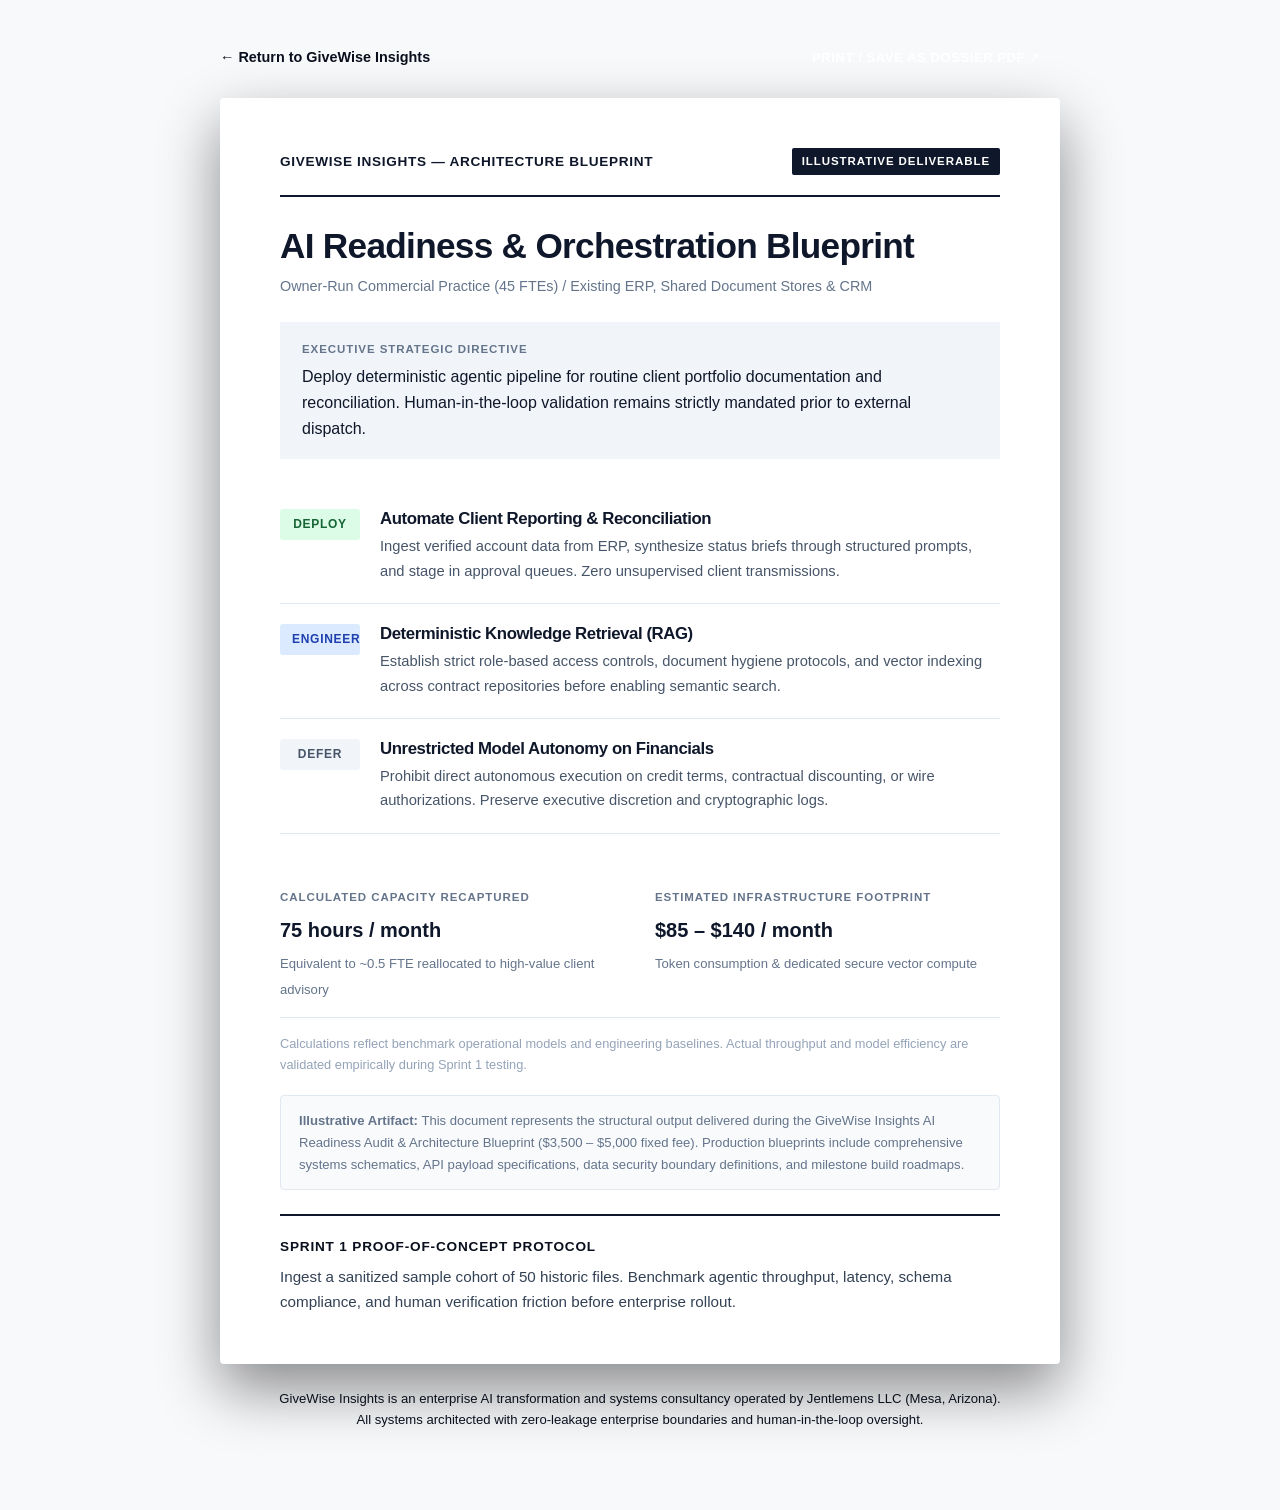
<file: sample-ai-plan.html>
<!doctype html>
<html lang="en">
<head>
  <meta charset="utf-8">
  <meta name="viewport" content="width=device-width, initial-scale=1">
  <title>Sample AI Architecture &amp; Readiness Plan | GiveWise Insights</title>
  <meta name="description" content="An executive blueprint summary illustrating GiveWise Insights' AI Readiness Audit &amp; Architecture deliverable for mid-market organizations.">
  <link rel="canonical" href="https://givewiseinsights.josephjilovec.com/sample-ai-plan">
  <link rel="icon" href="favicon.svg" type="image/svg+xml">
  <link rel="stylesheet" href="styles.css">
</head>
<body class="sample-document">
  <nav class="sample-toolbar" aria-label="Sample plan actions">
    <a class="text-link" href="index.html#sample">← Return to GiveWise Insights</a>
    <button class="button" data-print-sample hidden type="button">Print / Save as Dossier PDF <span aria-hidden="true">↗</span></button>
  </nav>

  <main>
    <article class="sample-paper standalone-paper" aria-labelledby="sample-title">
      <div class="paper-heading">
        <span>GiveWise Insights — Architecture Blueprint</span>
        <span class="paper-label">Illustrative Deliverable</span>
      </div>

      <h1 id="sample-title">AI Readiness &amp; Orchestration Blueprint</h1>
      <p class="paper-context">Owner-Run Commercial Practice (45 FTEs) / Existing ERP, Shared Document Stores &amp; CRM</p>

      <div class="sample-goal">
        <small>Executive Strategic Directive</small>
        <p>Deploy deterministic agentic pipeline for routine client portfolio documentation and reconciliation. Human-in-the-loop validation remains strictly mandated prior to external dispatch.</p>
      </div>

      <ol class="sample-decisions">
        <li>
          <span class="tag try">Deploy</span>
          <div>
            <h2>Automate Client Reporting &amp; Reconciliation</h2>
            <p>Ingest verified account data from ERP, synthesize status briefs through structured prompts, and stage in approval queues. Zero unsupervised client transmissions.</p>
          </div>
        </li>
        <li>
          <span class="tag prepare">Engineer</span>
          <div>
            <h2>Deterministic Knowledge Retrieval (RAG)</h2>
            <p>Establish strict role-based access controls, document hygiene protocols, and vector indexing across contract repositories before enabling semantic search.</p>
          </div>
        </li>
        <li>
          <span class="tag skip">Defer</span>
          <div>
            <h2>Unrestricted Model Autonomy on Financials</h2>
            <p>Prohibit direct autonomous execution on credit terms, contractual discounting, or wire authorizations. Preserve executive discretion and cryptographic logs.</p>
          </div>
        </li>
      </ol>

      <div class="sample-math">
        <div>
          <small>Calculated Capacity Recaptured</small>
          <strong>75 hours / month</strong>
          <span>Equivalent to ~0.5 FTE reallocated to high-value client advisory</span>
        </div>
        <div>
          <small>Estimated Infrastructure Footprint</small>
          <strong>$85 – $140 / month</strong>
          <span>Token consumption &amp; dedicated secure vector compute</span>
        </div>
      </div>

      <p class="paper-footnote">Calculations reflect benchmark operational models and engineering baselines. Actual throughput and model efficiency are validated empirically during Sprint 1 testing.</p>

      <p class="standalone-disclaimer">
        <strong>Illustrative Artifact:</strong> This document represents the structural output delivered during the GiveWise Insights AI Readiness Audit &amp; Architecture Blueprint ($3,500 – $5,000 fixed fee). Production blueprints include comprehensive systems schematics, API payload specifications, data security boundary definitions, and milestone build roadmaps.
      </p>

      <div class="paper-next">
        <strong>Sprint 1 Proof-of-Concept Protocol</strong>
        <p>Ingest a sanitized sample cohort of 50 historic files. Benchmark agentic throughput, latency, schema compliance, and human verification friction before enterprise rollout.</p>
      </div>
    </article>
  </main>

  <p class="sample-document-note">
    GiveWise Insights is an enterprise AI transformation and systems consultancy operated by Jentlemens LLC (Mesa, Arizona). <br>
    All systems architected with zero-leakage enterprise boundaries and human-in-the-loop oversight.
  </p>

  <script src="script.js" defer></script>
</body>
</html>
</file>
<file: styles.css>
/* GiveWise Insights — Enterprise AI Transformation & Scoped Automation
   Architectural Consulting Design System (Inspired by Structure Consulting Engineers) */

:root {
  --color-black: #07090E;
  --color-dark-panel: #0E131F;
  --color-dark-card: #141B2D;
  --color-white: #FFFFFF;
  --color-bg-light: #F8F9FB;
  --color-bg-alt: #EFF2F6;
  --color-border-light: #E2E8F0;
  --color-border-dark: rgba(255, 255, 255, 0.10);
  --color-border-dark-hover: rgba(255, 255, 255, 0.22);
  --color-text-dark: #0A0F1D;
  --color-text-muted: #5A6578;
  --color-text-light: #F8FAFC;
  --color-text-light-muted: #94A3B8;
  
  --color-accent: #2563EB;
  --color-accent-hover: #1D4ED8;
  --color-accent-light: rgba(37, 99, 235, 0.12);
  --color-accent-glow: rgba(37, 99, 235, 0.25);
  --color-gold: #C5A869;

  --font-sans: 'Inter', -apple-system, BlinkMacSystemFont, 'Segoe UI', Roboto, Helvetica, Arial, sans-serif;
  --font-mono: 'JetBrains Mono', SFMono-Regular, Menlo, Monaco, Consolas, monospace;

  --radius-sm: 6px;
  --radius-md: 10px;
  --radius-lg: 16px;
  --radius-xl: 24px;

  --shadow-sm: 0 2px 4px rgba(0, 0, 0, 0.04);
  --shadow-md: 0 10px 25px -5px rgba(0, 0, 0, 0.06), 0 8px 10px -6px rgba(0, 0, 0, 0.04);
  --shadow-xl: 0 25px 50px -12px rgba(0, 0, 0, 0.25);
  
  --transition: all 0.3s cubic-bezier(0.16, 1, 0.3, 1);
}

*, *::before, *::after {
  box-sizing: border-box;
  margin: 0;
  padding: 0;
}

html {
  font-family: var(--font-sans);
  font-size: 16px;
  line-height: 1.6;
  color: var(--color-text-dark);
  background-color: var(--color-bg-light);
  scroll-behavior: smooth;
  -webkit-font-smoothing: antialiased;
  -moz-osx-font-smoothing: grayscale;
}

body {
  overflow-x: hidden;
  background-color: var(--color-bg-light);
}

img {
  max-width: 100%;
  height: auto;
  display: block;
}

a {
  color: inherit;
  text-decoration: none;
  transition: var(--transition);
}

/* Accessibility Skip Link */
.skip-link {
  position: absolute;
  top: -100px;
  left: 1rem;
  background: var(--color-accent);
  color: var(--color-white);
  padding: 0.75rem 1.25rem;
  z-index: 9999;
  border-radius: var(--radius-sm);
  font-weight: 600;
  transition: top 0.2s ease;
}
.skip-link:focus {
  top: 1rem;
}

/* Layout Wrap */
.wrap {
  width: min(1320px, calc(100% - 3rem));
  margin-inline: auto;
}

.wrap-narrow {
  width: min(1040px, calc(100% - 3rem));
  margin-inline: auto;
}

/* Section Spacing */
.section {
  padding-block: clamp(4.5rem, 8vw, 7.5rem);
  position: relative;
}

.section-dark {
  background-color: var(--color-black);
  color: var(--color-white);
}

.section-light {
  background-color: var(--color-white);
  color: var(--color-text-dark);
}

.section-grey {
  background-color: var(--color-bg-light);
  color: var(--color-text-dark);
}

/* Headers & Typography */
h1, h2, h3, h4, h5 {
  font-weight: 700;
  line-height: 1.15;
  letter-spacing: -0.025em;
  color: inherit;
}

.eyebrow {
  display: inline-flex;
  align-items: center;
  gap: 0.5rem;
  font-size: 0.75rem;
  font-weight: 700;
  text-transform: uppercase;
  letter-spacing: 0.12em;
  color: var(--color-accent);
  margin-bottom: 1rem;
}

.eyebrow.light {
  color: var(--color-text-light-muted);
}

.eyebrow.gold {
  color: var(--color-gold);
}

.status-dot {
  width: 7px;
  height: 7px;
  background-color: #10B981;
  border-radius: 50%;
  display: inline-block;
  box-shadow: 0 0 0 3px rgba(16, 185, 129, 0.25);
}

.display-title {
  color: var(--color-white);
  font-size: clamp(2.4rem, 5.2vw, 4.4rem);
  font-weight: 800;
  line-height: 1.08;
  letter-spacing: -0.035em;
  margin-bottom: 1.5rem;
}

.display-title em {
  font-style: italic;
  font-weight: 400;
  color: #60A5FA;
}

.section-title {
  font-size: clamp(2rem, 3.8vw, 3.2rem);
  font-weight: 800;
  line-height: 1.12;
  letter-spacing: -0.03em;
  margin-bottom: 1.25rem;
}

.section-title em {
  font-style: italic;
  font-weight: 400;
}

.lead-copy {
  font-size: clamp(1.05rem, 1.4vw, 1.25rem);
  line-height: 1.65;
  color: var(--color-text-muted);
  max-width: 680px;
}

.section-dark .lead-copy {
  color: var(--color-text-light-muted);
}

/* Primary Header Navigation */
.site-header {
  position: sticky;
  top: 0;
  z-index: 1000;
  background-color: rgba(7, 9, 14, 0.88);
  backdrop-filter: blur(16px);
  -webkit-backdrop-filter: blur(16px);
  border-bottom: 1px solid var(--color-border-dark);
  transition: var(--transition);
}

.header-inner {
  display: flex;
  align-items: center;
  justify-content: space-between;
  height: 76px;
}

.brand {
  display: flex;
  align-items: center;
  gap: 0.75rem;
  color: var(--color-white);
}

.brand-symbol {
  width: 38px;
  height: 38px;
  background: linear-gradient(135deg, var(--color-accent), #1E40AF);
  color: var(--color-white);
  border-radius: var(--radius-sm);
  display: flex;
  align-items: center;
  justify-content: center;
  font-weight: 900;
  font-size: 1.15rem;
  letter-spacing: -0.04em;
  box-shadow: 0 4px 12px var(--color-accent-glow);
}

.brand-text {
  display: flex;
  flex-direction: column;
}

.brand-text strong {
  font-size: 1.15rem;
  font-weight: 800;
  letter-spacing: -0.02em;
  line-height: 1.1;
  color: var(--color-white);
}

.brand-text strong span {
  color: #60A5FA;
}

.brand-text small {
  font-size: 0.68rem;
  font-weight: 600;
  letter-spacing: 0.1em;
  text-transform: uppercase;
  color: var(--color-text-light-muted);
}

.desktop-nav {
  display: flex;
  align-items: center;
  gap: 2rem;
}

.desktop-nav a {
  font-size: 0.875rem;
  font-weight: 600;
  color: var(--color-text-light-muted);
  letter-spacing: 0.01em;
}

.desktop-nav a:hover {
  color: var(--color-white);
}

.nav-actions {
  display: flex;
  align-items: center;
  gap: 1rem;
}

/* Button Styles */
.btn {
  display: inline-flex;
  align-items: center;
  justify-content: center;
  gap: 0.5rem;
  font-size: 0.875rem;
  font-weight: 700;
  letter-spacing: 0.01em;
  padding: 0.8rem 1.6rem;
  border-radius: var(--radius-sm);
  border: 1px solid transparent;
  cursor: pointer;
  transition: var(--transition);
  white-space: nowrap;
}

.btn-primary {
  background-color: var(--color-accent);
  color: var(--color-white);
  box-shadow: 0 4px 16px var(--color-accent-glow);
}

.btn-primary:hover {
  background-color: var(--color-accent-hover);
  transform: translateY(-1px);
  box-shadow: 0 8px 24px var(--color-accent-glow);
}

.btn-secondary {
  background-color: rgba(255, 255, 255, 0.08);
  color: var(--color-white);
  border-color: var(--color-border-dark);
}

.btn-secondary:hover {
  background-color: rgba(255, 255, 255, 0.16);
  border-color: var(--color-border-dark-hover);
  color: var(--color-white);
}

.btn-white {
  background-color: var(--color-white);
  color: var(--color-black);
}

.btn-white:hover {
  background-color: #F1F5F9;
  transform: translateY(-1px);
}

.btn-sm {
  padding: 0.55rem 1.15rem;
  font-size: 0.8125rem;
}

/* Mobile Nav Toggle */
.mobile-toggle {
  display: none;
  background: none;
  border: none;
  color: var(--color-white);
  font-size: 1.5rem;
  cursor: pointer;
}

/* ==========================================================================
   TOP BANNER / HERO SECTION (Structure Engineering Aesthetic)
   ========================================================================== */
.hero-top-banner {
  background-color: var(--color-black);
  color: var(--color-white);
  position: relative;
  overflow: hidden;
  padding-top: clamp(4rem, 7vw, 6.5rem);
  padding-bottom: clamp(3rem, 5vw, 5rem);
  border-bottom: 1px solid var(--color-border-dark);
}

.hero-bg-media {
  position: absolute;
  inset: 0;
  z-index: 1;
  opacity: 0.28;
}

.hero-bg-media img {
  width: 100%;
  height: 100%;
  object-fit: cover;
  filter: grayscale(35%) contrast(115%);
}

.hero-gradient-overlay {
  position: absolute;
  inset: 0;
  z-index: 2;
  background: linear-gradient(180deg, rgba(7, 9, 14, 0.8) 0%, rgba(7, 9, 14, 0.95) 70%, var(--color-black) 100%),
              radial-gradient(ellipse at 80% 20%, rgba(37, 99, 235, 0.18) 0%, transparent 60%);
}

.hero-content {
  position: relative;
  z-index: 3;
}

.hero-top-meta {
  display: flex;
  align-items: center;
  justify-content: space-between;
  flex-wrap: wrap;
  gap: 1rem;
  margin-bottom: 2rem;
  padding-bottom: 1.25rem;
  border-bottom: 1px solid var(--color-border-dark);
}

.meta-pill {
  display: inline-flex;
  align-items: center;
  gap: 0.6rem;
  font-size: 0.78rem;
  font-weight: 700;
  letter-spacing: 0.08em;
  text-transform: uppercase;
  color: var(--color-text-light-muted);
}

.hero-grid {
  display: grid;
  grid-template-columns: 1.2fr 0.8fr;
  gap: clamp(2rem, 5vw, 4rem);
  align-items: center;
  margin-bottom: 3.5rem;
}

.hero-description {
  font-size: clamp(1.1rem, 1.4vw, 1.3rem);
  line-height: 1.6;
  color: #CBD5E1;
  margin-bottom: 2.25rem;
}

.hero-ctas {
  display: flex;
  align-items: center;
  gap: 1.25rem;
  flex-wrap: wrap;
}

/* Hero Feature Card (Visual Pop-out) */
.hero-card {
  background: linear-gradient(135deg, rgba(20, 27, 45, 0.9), rgba(14, 19, 31, 0.85));
  border: 1px solid var(--color-border-dark);
  border-radius: var(--radius-lg);
  overflow: hidden;
  box-shadow: var(--shadow-xl), 0 0 40px rgba(37, 99, 235, 0.12);
  backdrop-filter: blur(12px);
  transition: var(--transition);
}

.hero-card:hover {
  border-color: rgba(37, 99, 235, 0.4);
  transform: translateY(-3px);
}

.hero-card-img-wrap {
  position: relative;
  height: 220px;
  overflow: hidden;
}

.hero-card-img-wrap img {
  width: 100%;
  height: 100%;
  object-fit: cover;
  transition: transform 0.6s ease;
}

.hero-card:hover .hero-card-img-wrap img {
  transform: scale(1.04);
}

.hero-card-badge {
  position: absolute;
  top: 1rem;
  left: 1rem;
  background-color: rgba(7, 9, 14, 0.85);
  backdrop-filter: blur(8px);
  border: 1px solid rgba(255, 255, 255, 0.15);
  padding: 0.35rem 0.75rem;
  border-radius: 999px;
  font-size: 0.72rem;
  font-weight: 700;
  letter-spacing: 0.08em;
  text-transform: uppercase;
  color: #60A5FA;
}

.hero-card-body {
  padding: 1.75rem;
}

.hero-card-body h3 {
  font-size: 1.25rem;
  margin-bottom: 0.5rem;
  color: var(--color-white);
}

.hero-card-body p {
  font-size: 0.875rem;
  color: var(--color-text-light-muted);
  line-height: 1.55;
  margin-bottom: 1.25rem;
}

.hero-stats-row {
  display: grid;
  grid-template-columns: repeat(3, 1fr);
  gap: 1rem;
  padding-top: 1.25rem;
  border-top: 1px solid var(--color-border-dark);
}

.stat-item small {
  display: block;
  font-size: 0.7rem;
  text-transform: uppercase;
  letter-spacing: 0.08em;
  color: var(--color-text-light-muted);
  margin-bottom: 0.25rem;
}

.stat-item strong {
  font-size: 1.35rem;
  font-weight: 800;
  color: var(--color-white);
  letter-spacing: -0.02em;
}

.stat-item strong span {
  color: var(--color-accent);
}

/* Horizontal Quick-Systems Carousel Bar (Structure Engineering Style) */
.latest-systems-bar {
  border-top: 1px solid var(--color-border-dark);
  padding-top: 2rem;
  display: flex;
  flex-direction: column;
  gap: 1rem;
}

.latest-systems-header {
  display: flex;
  justify-content: space-between;
  align-items: center;
}

.latest-systems-header h4 {
  font-size: 0.82rem;
  font-weight: 700;
  letter-spacing: 0.12em;
  text-transform: uppercase;
  color: var(--color-text-light-muted);
}

.systems-slider {
  display: grid;
  grid-template-columns: repeat(4, 1fr);
  gap: 1.25rem;
}

.system-mini-card {
  background-color: rgba(255, 255, 255, 0.03);
  border: 1px solid var(--color-border-dark);
  border-radius: var(--radius-md);
  padding: 1.25rem;
  transition: var(--transition);
  display: flex;
  flex-direction: column;
  justify-content: space-between;
}

.system-mini-card:hover {
  background-color: rgba(255, 255, 255, 0.06);
  border-color: rgba(37, 99, 235, 0.4);
  transform: translateY(-2px);
}

.system-mini-card span {
  font-size: 0.7rem;
  font-weight: 700;
  text-transform: uppercase;
  letter-spacing: 0.08em;
  color: #60A5FA;
  margin-bottom: 0.5rem;
}

.system-mini-card h5 {
  font-size: 0.95rem;
  font-weight: 700;
  color: var(--color-white);
  margin-bottom: 0.4rem;
}

.system-mini-card p {
  font-size: 0.8rem;
  color: var(--color-text-light-muted);
  line-height: 1.45;
}

/* ==========================================================================
   MANIFESTO / STRATEGIC DISTINCTION (Structure Engineering "Not all..." style)
   ========================================================================== */
.manifesto-section {
  background-color: var(--color-bg-light);
  border-bottom: 1px solid var(--color-border-light);
}

.manifesto-grid {
  display: grid;
  grid-template-columns: 1fr 1fr;
  gap: clamp(2.5rem, 6vw, 5rem);
  align-items: center;
}

.manifesto-lead {
  font-size: clamp(1.4rem, 2.2vw, 1.85rem);
  font-weight: 800;
  line-height: 1.3;
  letter-spacing: -0.025em;
  margin-bottom: 1.75rem;
  color: var(--color-text-dark);
}

.manifesto-body {
  font-size: 1.05rem;
  line-height: 1.7;
  color: var(--color-text-muted);
  margin-bottom: 2rem;
}

.tenets-list {
  display: flex;
  flex-direction: column;
  gap: 1.25rem;
}

.tenet-item {
  display: flex;
  align-items: flex-start;
  gap: 1rem;
}

.tenet-num {
  font-family: var(--font-mono);
  font-size: 0.85rem;
  font-weight: 800;
  color: var(--color-accent);
  background-color: var(--color-accent-light);
  padding: 0.35rem 0.65rem;
  border-radius: var(--radius-sm);
  line-height: 1;
  margin-top: 0.2rem;
}

.tenet-item h4 {
  font-size: 1.05rem;
  font-weight: 700;
  margin-bottom: 0.25rem;
}

.tenet-item p {
  font-size: 0.9rem;
  color: var(--color-text-muted);
}

.manifesto-media-card {
  position: relative;
  border-radius: var(--radius-xl);
  overflow: hidden;
  box-shadow: var(--shadow-xl);
  border: 1px solid var(--color-border-light);
}

.manifesto-media-card img {
  width: 100%;
  height: 480px;
  object-fit: cover;
}

.manifesto-floating-badge {
  position: absolute;
  bottom: 2rem;
  left: 2rem;
  right: 2rem;
  background-color: rgba(7, 9, 14, 0.9);
  backdrop-filter: blur(12px);
  border: 1px solid var(--color-border-dark);
  padding: 1.5rem;
  border-radius: var(--radius-md);
  color: var(--color-white);
  box-shadow: 0 10px 30px rgba(0, 0, 0, 0.3);
}

.manifesto-floating-badge strong {
  display: block;
  font-size: 1.1rem;
  font-weight: 800;
  margin-bottom: 0.35rem;
}

.manifesto-floating-badge p {
  font-size: 0.85rem;
  color: var(--color-text-light-muted);
  line-height: 1.45;
}

/* ==========================================================================
   CAPABILITY PILLARS (The 4 Architectural Disciplines)
   ========================================================================== */
.pillars-section {
  background-color: var(--color-white);
}

.pillars-grid {
  display: grid;
  grid-template-columns: repeat(4, 1fr);
  gap: 1.5rem;
  margin-top: 3.5rem;
}

.pillar-card {
  background-color: var(--color-bg-light);
  border: 1px solid var(--color-border-light);
  border-radius: var(--radius-lg);
  padding: 2.25rem 1.75rem;
  transition: var(--transition);
  display: flex;
  flex-direction: column;
  position: relative;
}

.pillar-card:hover {
  background-color: var(--color-white);
  border-color: var(--color-accent);
  box-shadow: var(--shadow-md);
  transform: translateY(-4px);
}

.pillar-number {
  font-family: var(--font-mono);
  font-size: 1.5rem;
  font-weight: 800;
  color: #94A3B8;
  margin-bottom: 1.25rem;
  line-height: 1;
}

.pillar-card:hover .pillar-number {
  color: var(--color-accent);
}

.pillar-card h3 {
  font-size: 1.2rem;
  font-weight: 800;
  margin-bottom: 0.75rem;
  line-height: 1.25;
}

.pillar-card p {
  font-size: 0.9rem;
  color: var(--color-text-muted);
  line-height: 1.6;
  margin-bottom: 1.5rem;
}

.pillar-tags {
  display: flex;
  flex-wrap: wrap;
  gap: 0.4rem;
  margin-top: auto;
}

.tag-pill {
  font-size: 0.72rem;
  font-weight: 600;
  padding: 0.25rem 0.6rem;
  border-radius: var(--radius-sm);
  background-color: #E2E8F0;
  color: var(--color-text-dark);
}

.pillar-card:hover .tag-pill {
  background-color: var(--color-accent-light);
  color: var(--color-accent);
}

/* ==========================================================================
   FEATURED SYSTEMS SHOWCASE ("SEE OUR WORK" Architectural Grid)
   ========================================================================== */
.showcase-section {
  background-color: var(--color-black);
  color: var(--color-white);
}

.showcase-header {
  display: flex;
  align-items: flex-end;
  justify-content: space-between;
  flex-wrap: wrap;
  gap: 2rem;
  margin-bottom: 3.5rem;
}

.showcase-grid {
  display: grid;
  grid-template-columns: repeat(3, 1fr);
  gap: 2rem;
}

.project-card {
  background-color: var(--color-dark-panel);
  border: 1px solid var(--color-border-dark);
  border-radius: var(--radius-xl);
  overflow: hidden;
  transition: var(--transition);
  display: flex;
  flex-direction: column;
}

.project-card:hover {
  border-color: rgba(37, 99, 235, 0.45);
  box-shadow: 0 20px 40px rgba(0, 0, 0, 0.4), 0 0 30px rgba(37, 99, 235, 0.15);
  transform: translateY(-5px);
}

.project-img-shell {
  position: relative;
  height: 260px;
  overflow: hidden;
}

.project-img-shell img {
  width: 100%;
  height: 100%;
  object-fit: cover;
  transition: transform 0.6s cubic-bezier(0.16, 1, 0.3, 1);
}

.project-card:hover .project-img-shell img {
  transform: scale(1.05);
}

.project-sector-badge {
  position: absolute;
  top: 1.25rem;
  left: 1.25rem;
  background-color: rgba(7, 9, 14, 0.85);
  backdrop-filter: blur(8px);
  border: 1px solid rgba(255, 255, 255, 0.15);
  padding: 0.35rem 0.8rem;
  border-radius: 999px;
  font-size: 0.72rem;
  font-weight: 700;
  text-transform: uppercase;
  letter-spacing: 0.08em;
  color: #60A5FA;
}

.project-body {
  padding: 2rem;
  display: flex;
  flex-direction: column;
  flex-grow: 1;
}

.project-body h3 {
  font-size: 1.35rem;
  font-weight: 800;
  color: var(--color-white);
  margin-bottom: 0.75rem;
}

.project-body p {
  font-size: 0.9rem;
  color: var(--color-text-light-muted);
  line-height: 1.6;
  margin-bottom: 1.5rem;
}

.project-spec-list {
  display: grid;
  grid-template-columns: 1fr;
  gap: 0.75rem;
  margin-bottom: 1.5rem;
  padding-block: 1rem;
  border-top: 1px solid var(--color-border-dark);
  border-bottom: 1px solid var(--color-border-dark);
}

.spec-item {
  display: flex;
  justify-content: space-between;
  font-size: 0.8125rem;
}

.spec-item span {
  color: var(--color-text-light-muted);
}

.spec-item strong {
  color: var(--color-white);
  font-weight: 600;
}

.project-metric-pill {
  margin-top: auto;
  background: rgba(37, 99, 235, 0.1);
  border: 1px solid rgba(37, 99, 235, 0.25);
  padding: 0.85rem 1.25rem;
  border-radius: var(--radius-sm);
  display: flex;
  align-items: center;
  justify-content: space-between;
}

.project-metric-pill small {
  font-size: 0.72rem;
  text-transform: uppercase;
  letter-spacing: 0.08em;
  color: #93C5FD;
}

.project-metric-pill strong {
  font-size: 1.15rem;
  font-weight: 800;
  color: var(--color-white);
}

/* ==========================================================================
   INTERACTIVE AUTOMATION LEVERAGE & CAPACITY CALCULATOR
   ========================================================================== */
.calc-section {
  background-color: var(--color-bg-light);
  border-bottom: 1px solid var(--color-border-light);
}

.calc-container {
  background-color: var(--color-white);
  border: 1px solid var(--color-border-light);
  border-radius: var(--radius-xl);
  overflow: hidden;
  box-shadow: var(--shadow-xl);
  display: grid;
  grid-template-columns: 1.1fr 0.9fr;
}

.calc-inputs-pane {
  padding: clamp(2rem, 4vw, 3.5rem);
}

.calc-group {
  margin-bottom: 2rem;
}

.calc-label-row {
  display: flex;
  justify-content: space-between;
  align-items: baseline;
  margin-bottom: 0.75rem;
}

.calc-label-row label {
  font-size: 0.95rem;
  font-weight: 700;
  color: var(--color-text-dark);
}

.calc-value-badge {
  font-family: var(--font-mono);
  font-size: 1.1rem;
  font-weight: 800;
  color: var(--color-accent);
}

.calc-range {
  width: 100%;
  height: 8px;
  border-radius: 4px;
  background: #E2E8F0;
  outline: none;
  -webkit-appearance: none;
  cursor: pointer;
}

.calc-range::-webkit-slider-thumb {
  -webkit-appearance: none;
  width: 24px;
  height: 24px;
  border-radius: 50%;
  background: var(--color-accent);
  box-shadow: 0 2px 8px var(--color-accent-glow);
  cursor: pointer;
  transition: transform 0.15s ease;
}

.calc-range::-webkit-slider-thumb:hover {
  transform: scale(1.15);
}

.calc-results-pane {
  background-color: var(--color-dark-panel);
  color: var(--color-white);
  padding: clamp(2rem, 4vw, 3.5rem);
  display: flex;
  flex-direction: column;
  justify-content: space-between;
}

.calc-result-box {
  margin-bottom: 2rem;
}

.calc-result-box small {
  display: block;
  font-size: 0.75rem;
  text-transform: uppercase;
  letter-spacing: 0.1em;
  color: var(--color-text-light-muted);
  margin-bottom: 0.4rem;
}

.calc-result-box .big-number {
  font-size: clamp(2.4rem, 4vw, 3.2rem);
  font-weight: 900;
  letter-spacing: -0.03em;
  line-height: 1.05;
  color: var(--color-white);
}

.calc-result-box .big-number span {
  color: #60A5FA;
}

.calc-grid-results {
  display: grid;
  grid-template-columns: 1fr 1fr;
  gap: 1.5rem;
  padding-top: 1.5rem;
  border-top: 1px solid var(--color-border-dark);
  margin-bottom: 2rem;
}

.calc-sub-stat small {
  font-size: 0.72rem;
  text-transform: uppercase;
  letter-spacing: 0.08em;
  color: var(--color-text-light-muted);
}

.calc-sub-stat strong {
  display: block;
  font-size: 1.35rem;
  font-weight: 800;
  color: var(--color-white);
  margin-top: 0.2rem;
}

/* ==========================================================================
   HIGH-TIER PRICING & ENGAGEMENT FRAMEWORK
   ========================================================================== */
.pricing-section {
  background-color: var(--color-white);
}

.pricing-cards-grid {
  display: grid;
  grid-template-columns: repeat(3, 1fr);
  gap: 2rem;
  margin-top: 3.5rem;
  align-items: stretch;
}

.pricing-card {
  background-color: var(--color-bg-light);
  border: 1px solid var(--color-border-light);
  border-radius: var(--radius-xl);
  padding: 2.75rem 2.25rem;
  display: flex;
  flex-direction: column;
  position: relative;
  transition: var(--transition);
}

.pricing-card.featured {
  background-color: var(--color-black);
  color: var(--color-white);
  border-color: rgba(37, 99, 235, 0.4);
  box-shadow: 0 25px 60px rgba(0, 0, 0, 0.15), 0 0 35px rgba(37, 99, 235, 0.15);
  transform: scale(1.03);
}

.featured-pill {
  position: absolute;
  top: -14px;
  left: 50%;
  transform: translateX(-50%);
  background: var(--color-accent);
  color: var(--color-white);
  padding: 0.35rem 1rem;
  border-radius: 999px;
  font-size: 0.72rem;
  font-weight: 800;
  letter-spacing: 0.08em;
  text-transform: uppercase;
}

.card-tier-label {
  font-size: 0.78rem;
  font-weight: 700;
  text-transform: uppercase;
  letter-spacing: 0.1em;
  color: var(--color-accent);
  margin-bottom: 0.75rem;
}

.pricing-card.featured .card-tier-label {
  color: #60A5FA;
}

.pricing-card h3 {
  font-size: 1.5rem;
  font-weight: 800;
  margin-bottom: 0.75rem;
}

.pricing-card-description {
  font-size: 0.9rem;
  color: var(--color-text-muted);
  line-height: 1.55;
  margin-bottom: 1.75rem;
  min-height: 50px;
}

.pricing-card.featured .pricing-card-description {
  color: var(--color-text-light-muted);
}

.price-lockup {
  margin-bottom: 2rem;
  padding-bottom: 1.5rem;
  border-bottom: 1px solid var(--color-border-light);
}

.pricing-card.featured .price-lockup {
  border-color: var(--color-border-dark);
}

.price-amount {
  font-size: clamp(2.2rem, 3.2vw, 2.75rem);
  font-weight: 900;
  letter-spacing: -0.03em;
  line-height: 1;
  color: var(--color-text-dark);
}

.pricing-card.featured .price-amount {
  color: var(--color-white);
}

.price-cadence {
  font-size: 0.82rem;
  color: var(--color-text-muted);
  font-weight: 600;
  margin-left: 0.25rem;
}

.pricing-card.featured .price-cadence {
  color: var(--color-text-light-muted);
}

.features-list {
  list-style: none;
  display: flex;
  flex-direction: column;
  gap: 0.9rem;
  margin-bottom: 2.5rem;
  flex-grow: 1;
}

.features-list li {
  font-size: 0.875rem;
  display: flex;
  align-items: flex-start;
  gap: 0.75rem;
  line-height: 1.45;
}

.check-icon {
  width: 18px;
  height: 18px;
  flex-shrink: 0;
  color: var(--color-accent);
  margin-top: 2px;
}

.pricing-card.featured .check-icon {
  color: #60A5FA;
}

.pricing-anti-hourly {
  margin-top: 3.5rem;
  background-color: var(--color-bg-light);
  border: 1px solid var(--color-border-light);
  border-radius: var(--radius-lg);
  padding: 1.75rem 2rem;
  display: flex;
  align-items: center;
  justify-content: space-between;
  flex-wrap: wrap;
  gap: 1.5rem;
}

.anti-hourly-copy h4 {
  font-size: 1.05rem;
  font-weight: 800;
  margin-bottom: 0.25rem;
}

.anti-hourly-copy p {
  font-size: 0.875rem;
  color: var(--color-text-muted);
}

/* ==========================================================================
   STRATEGIC COMPARISON MATRIX
   ========================================================================== */
.comparison-section {
  background-color: var(--color-bg-light);
  border-bottom: 1px solid var(--color-border-light);
}

.comparison-table-wrap {
  overflow-x: auto;
  margin-top: 3rem;
  background-color: var(--color-white);
  border: 1px solid var(--color-border-light);
  border-radius: var(--radius-lg);
  box-shadow: var(--shadow-sm);
}

.comparison-table {
  width: 100%;
  border-collapse: collapse;
  text-align: left;
  font-size: 0.9rem;
}

.comparison-table th,
.comparison-table td {
  padding: 1.25rem 1.5rem;
  border-bottom: 1px solid var(--color-border-light);
}

.comparison-table th {
  background-color: #F8FAFC;
  font-weight: 700;
  font-size: 0.85rem;
  text-transform: uppercase;
  letter-spacing: 0.05em;
  color: var(--color-text-muted);
}

.comparison-table th.col-highlight {
  background-color: var(--color-accent);
  color: var(--color-white);
}

.comparison-table td.col-highlight {
  background-color: rgba(37, 99, 235, 0.03);
  font-weight: 600;
  color: var(--color-text-dark);
  border-left: 1px solid rgba(37, 99, 235, 0.12);
  border-right: 1px solid rgba(37, 99, 235, 0.12);
}

/* ==========================================================================
   EXECUTIVE COLLABORATION & INQUIRY SECTION (Structure Engineering Style)
   ========================================================================== */
.collab-section {
  background-color: var(--color-black);
  color: var(--color-white);
  position: relative;
  overflow: hidden;
}

.collab-bg-media {
  position: absolute;
  inset: 0;
  opacity: 0.22;
  z-index: 1;
}

.collab-bg-media img {
  width: 100%;
  height: 100%;
  object-fit: cover;
  filter: grayscale(40%) contrast(120%);
}

.collab-inner {
  position: relative;
  z-index: 2;
  display: grid;
  grid-template-columns: 1.1fr 0.9fr;
  gap: clamp(2.5rem, 6vw, 5rem);
  align-items: center;
}

.collab-left h2 {
  font-size: clamp(2.4rem, 4.5vw, 3.8rem);
  font-weight: 800;
  line-height: 1.1;
  margin-bottom: 1.5rem;
}

.collab-left p {
  font-size: 1.1rem;
  line-height: 1.65;
  color: var(--color-text-light-muted);
  margin-bottom: 2rem;
}

.collab-direct-box {
  background-color: rgba(255, 255, 255, 0.04);
  border: 1px solid var(--color-border-dark);
  border-radius: var(--radius-lg);
  padding: 1.75rem;
  margin-bottom: 2rem;
}

.collab-direct-box h4 {
  font-size: 1.05rem;
  margin-bottom: 0.5rem;
}

.collab-direct-box p {
  font-size: 0.85rem;
  color: var(--color-text-light-muted);
  margin-bottom: 1.25rem;
}

/* Collaboration Form */
.collab-form-card {
  background-color: rgba(14, 19, 31, 0.88);
  border: 1px solid var(--color-border-dark);
  backdrop-filter: blur(16px);
  border-radius: var(--radius-xl);
  padding: clamp(2rem, 4vw, 3rem);
  box-shadow: var(--shadow-xl);
}

.collab-form-card h3 {
  font-size: 1.5rem;
  margin-bottom: 0.5rem;
}

.collab-form-card p {
  font-size: 0.85rem;
  color: var(--color-text-light-muted);
  margin-bottom: 1.75rem;
}

.form-group {
  margin-bottom: 1.25rem;
}

.form-group label {
  display: block;
  font-size: 0.78rem;
  font-weight: 700;
  text-transform: uppercase;
  letter-spacing: 0.08em;
  color: var(--color-text-light-muted);
  margin-bottom: 0.4rem;
}

.form-control {
  width: 100%;
  padding: 0.85rem 1.1rem;
  background-color: rgba(255, 255, 255, 0.06);
  border: 1px solid var(--color-border-dark);
  border-radius: var(--radius-sm);
  color: var(--color-white);
  font-family: inherit;
  font-size: 0.95rem;
  transition: var(--transition);
}

.form-control:focus {
  outline: none;
  border-color: var(--color-accent);
  background-color: rgba(255, 255, 255, 0.1);
  box-shadow: 0 0 0 3px var(--color-accent-glow);
}

select.form-control {
  background-color: #0E131F;
  color: #FFFFFF;
  cursor: pointer;
  appearance: none;
  -webkit-appearance: none;
  -moz-appearance: none;
  background-image: url("data:image/svg+xml;charset=UTF-8,%3csvg xmlns='http://www.w3.org/2000/svg' viewBox='0 0 24 24' fill='none' stroke='%2394A3B8' stroke-width='2' stroke-linecap='round' stroke-linejoin='round'%3e%3cpolyline points='6 9 12 15 18 9'%3e%3c/polyline%3e%3c/svg%3e");
  background-repeat: no-repeat;
  background-position: right 1.1rem center;
  background-size: 1.1rem;
  padding-right: 2.75rem;
}

select.form-control:focus {
  background-color: #141B2D;
}

select.form-control option {
  background-color: #0E131F !important;
  color: #FFFFFF !important;
  font-size: 0.95rem;
  padding: 0.75rem 1rem;
}

textarea.form-control {
  resize: vertical;
  min-height: 100px;
}

/* ==========================================================================
   FAQ SECTION
   ========================================================================== */
.faq-section {
  background-color: var(--color-white);
}

.faq-list {
  display: flex;
  flex-direction: column;
  gap: 1rem;
  margin-top: 3rem;
  max-width: 920px;
}

.faq-item {
  border: 1px solid var(--color-border-light);
  border-radius: var(--radius-md);
  background-color: var(--color-bg-light);
  overflow: hidden;
  transition: var(--transition);
}

.faq-item[open] {
  background-color: var(--color-white);
  border-color: var(--color-accent);
  box-shadow: var(--shadow-sm);
}

.faq-item summary {
  padding: 1.25rem 1.5rem;
  font-size: 1.05rem;
  font-weight: 700;
  cursor: pointer;
  display: flex;
  justify-content: space-between;
  align-items: center;
  list-style: none;
}

.faq-item summary::-webkit-details-marker {
  display: none;
}

.faq-icon {
  font-size: 1.25rem;
  font-weight: 400;
  color: var(--color-accent);
  transition: transform 0.2s ease;
}

.faq-item[open] .faq-icon {
  transform: rotate(45deg);
}

.faq-content {
  padding: 0 1.5rem 1.5rem;
  font-size: 0.925rem;
  line-height: 1.65;
  color: var(--color-text-muted);
  border-top: 1px solid var(--color-border-light);
  padding-top: 1rem;
}

/* ==========================================================================
   FOOTER (Clean Architectural & Portfolio Link)
   ========================================================================== */
.site-footer {
  background-color: var(--color-black);
  color: var(--color-white);
  padding-top: 5rem;
  border-top: 1px solid var(--color-border-dark);
}

.footer-top-grid {
  display: grid;
  grid-template-columns: 1.5fr 1fr 1fr 1fr;
  gap: 3rem;
  padding-bottom: 4rem;
}

.footer-brand-col p {
  font-size: 0.875rem;
  color: var(--color-text-light-muted);
  line-height: 1.6;
  margin-top: 1.25rem;
  max-width: 340px;
}

.footer-col h5 {
  font-size: 0.78rem;
  font-weight: 700;
  text-transform: uppercase;
  letter-spacing: 0.12em;
  color: var(--color-text-light-muted);
  margin-bottom: 1.25rem;
}

.footer-links-list {
  list-style: none;
  display: flex;
  flex-direction: column;
  gap: 0.75rem;
}

.footer-links-list a {
  font-size: 0.875rem;
  color: #CBD5E1;
}

.footer-links-list a:hover {
  color: var(--color-white);
  text-decoration: underline;
}

.footer-bottom-bar {
  border-top: 1px solid var(--color-border-dark);
  padding-block: 1.75rem;
  display: flex;
  justify-content: space-between;
  align-items: center;
  flex-wrap: wrap;
  gap: 1.25rem;
  font-size: 0.8125rem;
  color: var(--color-text-light-muted);
}

.footer-legal a {
  color: #60A5FA;
  font-weight: 600;
}

.footer-legal a:hover {
  text-decoration: underline;
}

/* Universal Venture Studio Nav Bar */
.jj-venture-nav {
  border-top: 1px solid rgba(255, 255, 255, 0.10);
  padding: 1.15rem 1.25rem;
  text-align: center;
  font-size: 0.8rem;
  letter-spacing: 0.045em;
  background-color: #05070B;
}

.jj-venture-nav a {
  color: var(--color-gold);
  text-decoration: none;
  font-weight: 700;
  transition: opacity 0.2s;
}

.jj-venture-nav a:hover {
  opacity: 0.85;
}

/* ==========================================================================
   RESPONSIVE BREAKPOINTS
   ========================================================================== */
@media (max-width: 1024px) {
  .hero-grid {
    grid-template-columns: 1fr;
  }
  .systems-slider {
    grid-template-columns: repeat(2, 1fr);
  }
  .manifesto-grid {
    grid-template-columns: 1fr;
  }
  .pillars-grid {
    grid-template-columns: repeat(2, 1fr);
  }
  .showcase-grid {
    grid-template-columns: 1fr;
  }
  .calc-container {
    grid-template-columns: 1fr;
  }
  .pricing-cards-grid {
    grid-template-columns: 1fr;
  }
  .pricing-card.featured {
    transform: none;
  }
  .collab-inner {
    grid-template-columns: 1fr;
  }
  .footer-top-grid {
    grid-template-columns: 1fr 1fr;
  }
}

@media (max-width: 768px) {
  .desktop-nav {
    display: none;
  }
  .mobile-toggle {
    display: block;
  }
  .systems-slider {
    grid-template-columns: 1fr;
  }
  .pillars-grid {
    grid-template-columns: 1fr;
  }
  .footer-top-grid {
    grid-template-columns: 1fr;
    gap: 2rem;
  }
  .footer-bottom-bar {
    flex-direction: column;
    text-align: center;
  }
}


/* ==========================================================================
   Sample Document & Readiness Plan Dossier (sample-ai-plan.html)
   ========================================================================== */
body.sample-document {
  background-color: var(--bg-primary);
  color: var(--text-dark);
  min-height: 100vh;
  padding: 40px 20px 80px;
}

.sample-toolbar {
  max-width: 840px;
  margin: 0 auto 24px;
  display: flex;
  justify-content: space-between;
  align-items: center;
  gap: 16px;
}

.sample-toolbar .text-link {
  color: var(--text-muted);
  font-size: 0.9rem;
  font-weight: 600;
  display: inline-flex;
  align-items: center;
  gap: 6px;
  transition: color var(--transition);
}

.sample-toolbar .text-link:hover {
  color: #FFFFFF;
}

.sample-toolbar .button {
  background: var(--bg-card);
  border: 1px solid var(--border-color);
  color: #FFFFFF;
  padding: 0.6rem 1.2rem;
  font-size: 0.82rem;
  font-weight: 600;
  letter-spacing: 0.04em;
  text-transform: uppercase;
  border-radius: 4px;
  cursor: pointer;
  transition: all var(--transition);
}

.sample-toolbar .button:hover {
  border-color: var(--accent-blue);
  background: var(--bg-surface);
}

.standalone-paper {
  max-width: 840px;
  margin: 0 auto;
  background: #FFFFFF;
  border: 1px solid var(--border-light);
  border-radius: 4px;
  padding: 50px 60px;
  box-shadow: 0 25px 60px rgba(0, 0, 0, 0.45);
}

.paper-heading {
  display: flex;
  justify-content: space-between;
  align-items: center;
  padding-bottom: 20px;
  border-bottom: 2px solid #0F172A;
  font-weight: 700;
  letter-spacing: 0.05em;
  font-size: 0.85rem;
  text-transform: uppercase;
  color: #0F172A;
}

.paper-label {
  background: #0F172A;
  color: #FFFFFF;
  padding: 4px 10px;
  font-size: 0.72rem;
  letter-spacing: 0.08em;
  font-weight: 700;
  border-radius: 2px;
}

.standalone-paper h1 {
  font-family: var(--font-display);
  font-size: 2.2rem;
  letter-spacing: -0.02em;
  color: #0F172A;
  margin: 28px 0 8px;
  line-height: 1.2;
}

.paper-context {
  font-size: 0.9rem;
  color: #64748B;
  margin-bottom: 24px;
}

.sample-goal {
  padding: 18px 22px;
  background: #F1F5F9;
  border-left: 4px solid var(--accent-blue);
  margin-bottom: 30px;
}

.sample-goal small, .sample-math small {
  display: block;
  font-size: 0.72rem;
  font-weight: 700;
  text-transform: uppercase;
  letter-spacing: 0.08em;
  color: #64748B;
}

.sample-goal p {
  font-size: 1rem;
  color: #0F172A;
  font-weight: 500;
  line-height: 1.6;
  margin-top: 6px;
}

.sample-decisions {
  list-style: none;
  padding: 0;
  margin: 0 0 30px;
}

.sample-decisions li {
  display: grid;
  grid-template-columns: 80px 1fr;
  gap: 20px;
  padding: 20px 0;
  border-bottom: 1px solid #E2E8F0;
  align-items: start;
}

.sample-decisions h2, .sample-decisions h4 {
  font-size: 1.05rem;
  font-weight: 700;
  color: #0F172A;
  margin: 0 0 6px;
}

.sample-decisions p {
  font-size: 0.92rem;
  line-height: 1.65;
  color: #475569;
  margin: 0;
}

.tag {
  display: inline-block;
  text-align: center;
  font-size: 0.75rem;
  font-weight: 700;
  text-transform: uppercase;
  letter-spacing: 0.06em;
  padding: 6px 12px;
  border-radius: 3px;
}

.tag.try {
  background: #DCFCE7;
  color: #166534;
}

.tag.prepare {
  background: #DBEAFE;
  color: #1E40AF;
}

.tag.skip {
  background: #F1F5F9;
  color: #475569;
}

.sample-math {
  display: grid;
  grid-template-columns: 1fr 1fr;
  gap: 30px;
  padding: 24px 0 16px;
  border-bottom: 1px solid #E2E8F0;
}

.sample-math strong {
  display: block;
  font-size: 1.25rem;
  color: #0F172A;
  margin: 8px 0 4px;
}

.sample-math div > span {
  font-size: 0.82rem;
  color: #64748B;
}

.paper-footnote {
  font-size: 0.8rem;
  line-height: 1.6;
  color: #94A3B8;
  margin: 16px 0 20px;
}

.standalone-disclaimer {
  font-size: 0.82rem;
  line-height: 1.65;
  color: #64748B;
  background: #F8FAFC;
  padding: 14px 18px;
  border-radius: 4px;
  border: 1px solid #E2E8F0;
  margin-bottom: 24px;
}

.paper-next {
  padding-top: 20px;
  border-top: 2px solid #0F172A;
}

.paper-next strong {
  font-size: 0.85rem;
  text-transform: uppercase;
  letter-spacing: 0.06em;
  color: var(--accent-blue);
  display: block;
  margin-bottom: 6px;
}

.paper-next p {
  font-size: 0.95rem;
  line-height: 1.65;
  color: #334155;
  margin: 0;
}

.sample-document-note {
  max-width: 840px;
  margin: 24px auto 0;
  font-size: 0.82rem;
  line-height: 1.6;
  color: var(--text-muted);
  text-align: center;
}

@media print {
  body.sample-document {
    background: #FFFFFF !important;
    padding: 0 !important;
  }
  .sample-toolbar, .sample-document-note {
    display: none !important;
  }
  .standalone-paper {
    box-shadow: none !important;
    border: none !important;
    padding: 0 !important;
    max-width: 100% !important;
  }
}

@media (max-width: 768px) {
  .standalone-paper {
    padding: 30px 24px;
  }
  .sample-math {
    grid-template-columns: 1fr;
    gap: 16px;
  }
  .sample-decisions li {
    grid-template-columns: 1fr;
    gap: 10px;
  }
}
</file>
